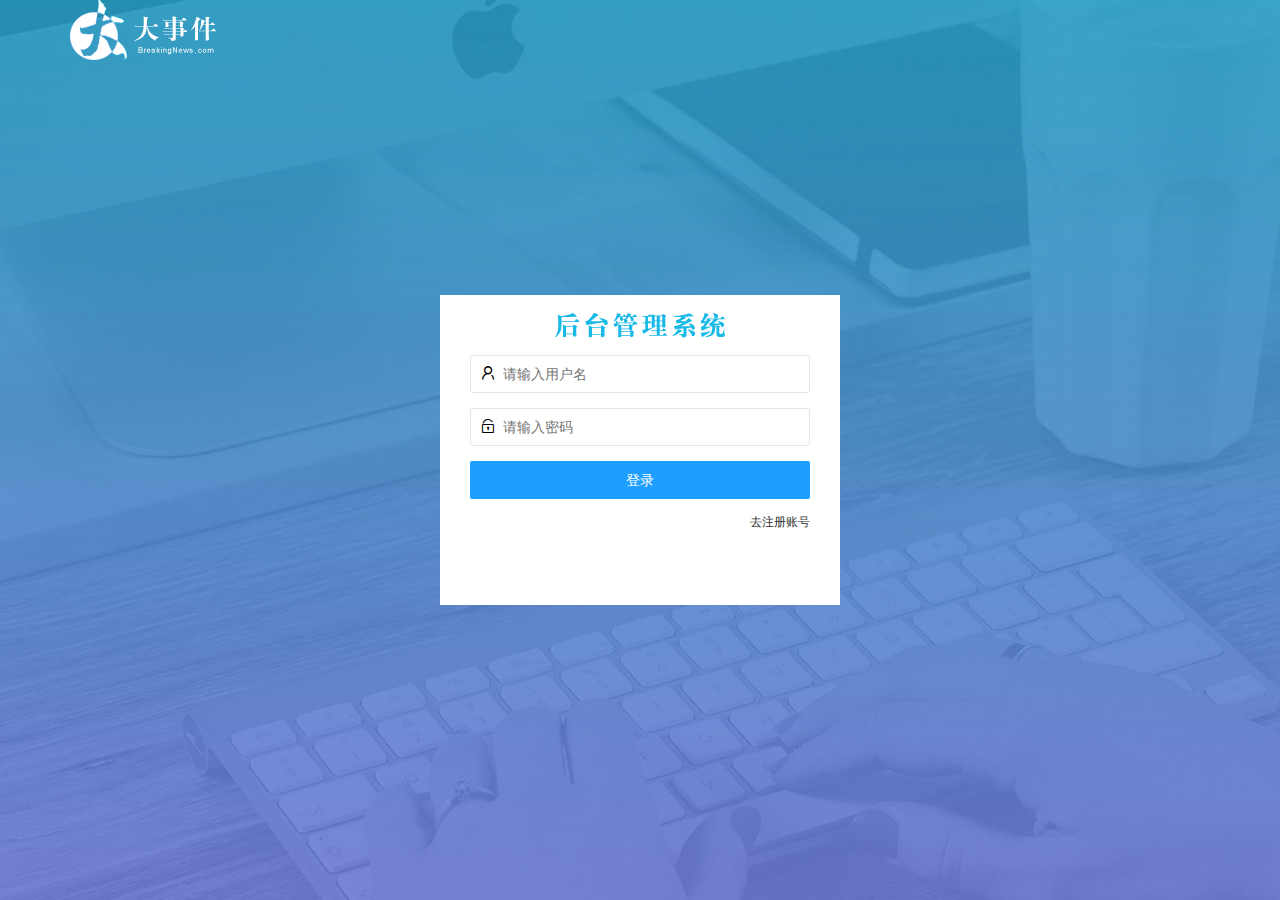
<file: login.html>
<!DOCTYPE html>
<html lang="en">
<head>
    <meta charset="UTF-8">
    <meta http-equiv="X-UA-Compatible" content="IE=edge">
    <meta name="viewport" content="width=device-width, initial-scale=1.0">
    <title>大事件-登录/注册</title>
    <!-- 导入 LayUI 的样式 -->
    <link rel="stylesheet" href="./assets/lib/layui/css/layui.css">
    <!-- 导入自己的样式 -->
    <link rel="stylesheet" href="./assets/css/mylogin.css">
</head>
<body>
    <!-- 头部的 logo 区域 -->
    <div class="layui-main">
        <img src="./assets/images/logo.png" alt="">
    </div>




    <!-- 登录注册区域 -->
    <div class="loginAndRegBox">
        <div class="title-box"></div>
        <!-- 登录的 div -->
        <div class="login-box">
            <!-- 登录的表单 -->
            <form class="layui-form" id="form_login">
                <!-- 用户名 -->
                <div class="layui-form-item">
                    <i class="layui-icon layui-icon-username"></i>
                    <input type="text" name="username" required
                    lay-verify="required" placeholder="请输入用户名" 
                    autocomplete="off" class="layui-input" />
                </div>

                <!-- 密码 -->
                <div class="layui-form-item">
                    <i class="layui-icon layui-icon-password"></i>
                    <input type="password" name="password" required
                    lay-verify="required|pwd" placeholder="请输入密码" 
                    autocomplete="off" class="layui-input" />
                </div>

                <!-- 登录按钮 -->
                <div class="layui-form-item">
                    <!-- 注意: 表单提交按钮和普通按钮的区别,就是 lay-submit 属性 -->
                    <button class="layui-btn layui-btn-fluid layui-btn-normal" lay-submit>
                    登录</button>
                </div>

                <div class="layui-form-item zhuce">
                    <a href="javascript:;" id="link_reg" >去注册账号</a>
                </div>
            </form>
        </div>


        <!-- 注册的 div -->
        <div class="reg-box">
            <form class="layui-form" id="form_reg">
                <!-- 用户名 -->
                <div class="layui-form-item">
                    <i class="layui-icon layui-icon-username"></i>
                    <input type="text" name="username" required
                    lay-verify="required" placeholder="请输入用户名" 
                    autocomplete="off" class="layui-input" />
                </div>

                <!-- 密码 -->
                <div class="layui-form-item">
                    <i class="layui-icon layui-icon-password"></i>
                    <input type="password" name="password" required
                    lay-verify="required|pwd" placeholder="请输入密码" 
                    autocomplete="off" class="layui-input" />
                </div>

                <!-- 确认密码 -->
                <div class="layui-form-item">
                    <i class="layui-icon layui-icon-password"></i>
                    <input type="password" name="repassword" required
                    lay-verify="required|pwd|repwd" placeholder="再次确认密码" 
                    autocomplete="off" class="layui-input" />
                </div>

                <!-- 注册按钮 -->
                <div class="layui-form-item">
                    <!-- 注意: 表单提交按钮和普通按钮的区别,就是 lay-submit 属性 -->
                    <button class="layui-btn layui-btn-fluid layui-btn-normal" 
                    lay-submit>注册</button>
                </div>

                <div class="layui-form-item zhuce">
                    <a href="javascript:;" id="link_login">去登录</a>
                </div>
            </form> 
        </div>
    </div>
</body>
</html>
<!-- 导入 Layui 的 JS文件 -->
<script src="./assets/lib/layui/layui.all.js"></script>
<!-- 导入 jQuery -->
<script src="./assets/lib/jquery.js"></script>
<!-- 导入自己封装的 baseAPI.js -->
<!-- <script src="./assets/js/baseAPI.js"></script> -->
<!-- 导入自己的 Javascript 脚本 -->
<script src="./assets/js/mylogin.js"></script>
</file>
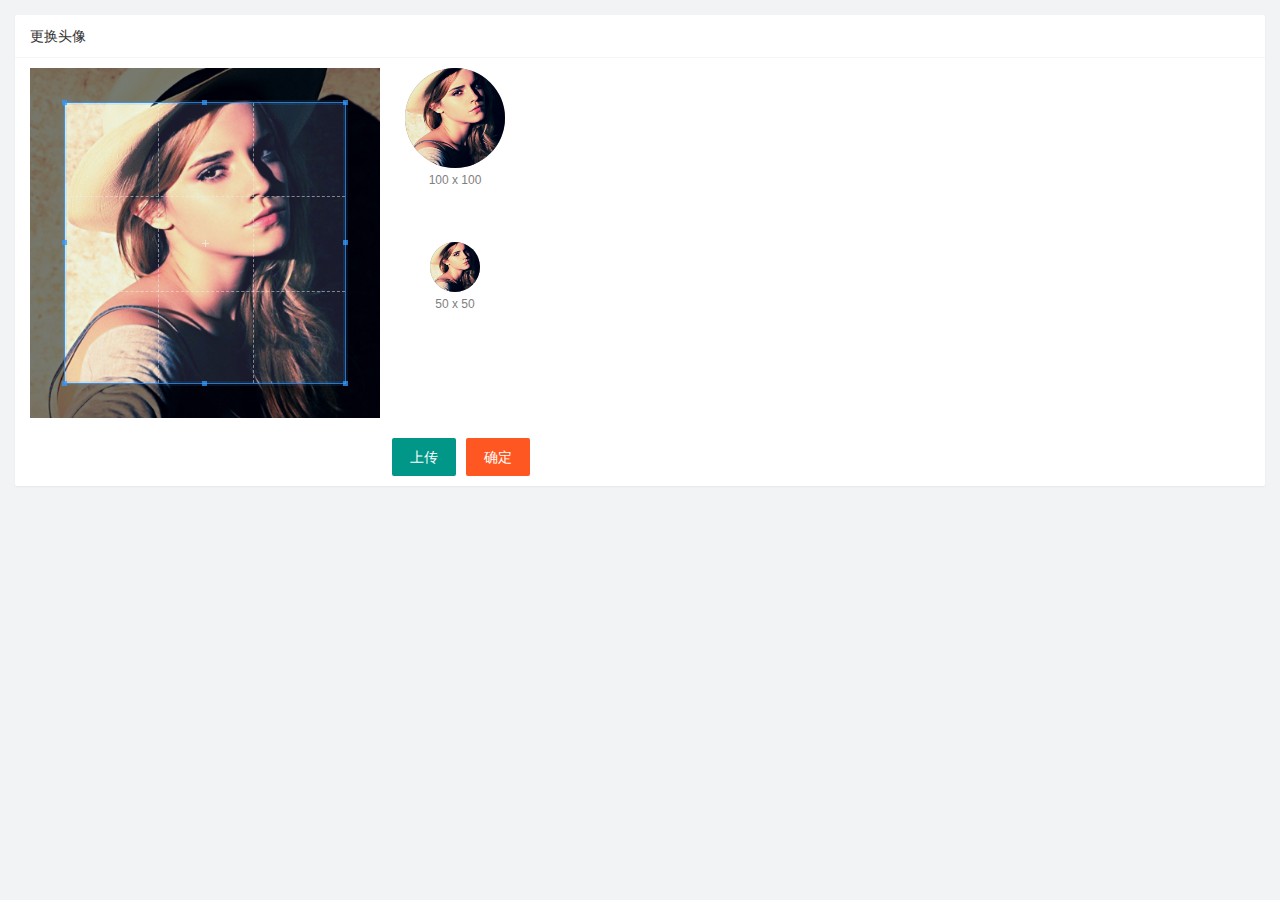
<file: user_avatar.html>
<!DOCTYPE html>
<html lang="en">
<head>
    <meta charset="UTF-8">
    <meta http-equiv="X-UA-Compatible" content="IE=edge">
    <meta name="viewport" content="width=device-width, initial-scale=1.0">
    <title>Document</title>
    <!-- 导入 layui 的样式 -->
    <link rel="stylesheet" href="./assets/lib/layui/css/layui.css">

    <link rel="stylesheet" href="./assets/lib/cropper/cropper.css">
    <!-- 导入自己的样式 -->
    <link rel="stylesheet" href="./assets/css/user_avatar.css">

</head>
<body>
    <!-- 更换头像卡片区域 -->
    <div class="layui-card">
        <div class="layui-card-header">更换头像</div>
        <div class="layui-card-body">
            <!-- 第一行的图片裁剪和预览区域 -->
            <div class="row1">
                <!-- 图片的裁剪区域 -->
                <div class="cropper-box">
                    <!-- 这个img 标签很重要，将来会把它初始化为裁剪区域 -->
                    <img id="image" src="./assets/images/sample.jpg" alt="">
                </div>
                <!-- 图片的预览区域 -->
                <div class="preview-box">
                    <div>
                        <!-- 宽高为 100 的预览区域 -->
                        <div class="img-preview w100"></div>
                        <p class="size">100 x 100</p>
                    </div>
                    <div>
                        <!-- 宽高为 50 的预览区域 -->
                        <div class="img-preview w50"></div>
                        <p class="size">50 x 50</p>
                    </div>
                </div>
            </div>


            <!-- 第二行的按钮区域 -->
            <div class="row2">
                <!-- 通过 accept 属性，可以指定用户选择什么类型的文件 -->
                <input type="file" id="file" accept="image/png, image/jpeg" />
                <button type="button" class="layui-btn" id="btnChooseImage">上传</button>
                <button type="button" class="layui-btn layui-btn-danger" id="btnUpload">确定</button>
              </div>
        </div>
    </div>
</body>
</html>
<!-- 导入 jQuery -->
<script src="./assets/lib/layui/layui.all.js"></script>
<script src="./assets/lib/jquery.js"></script>
<script src="./assets/lib/cropper/Cropper.js"></script>
<script src="./assets/lib/cropper/jquery-cropper.js"></script>
<!-- 导入自己的 js -->
<script src="./assets/js/baseAPI.js"></script>
<script src="./assets/js/user_avatar.js"></script>
</file>
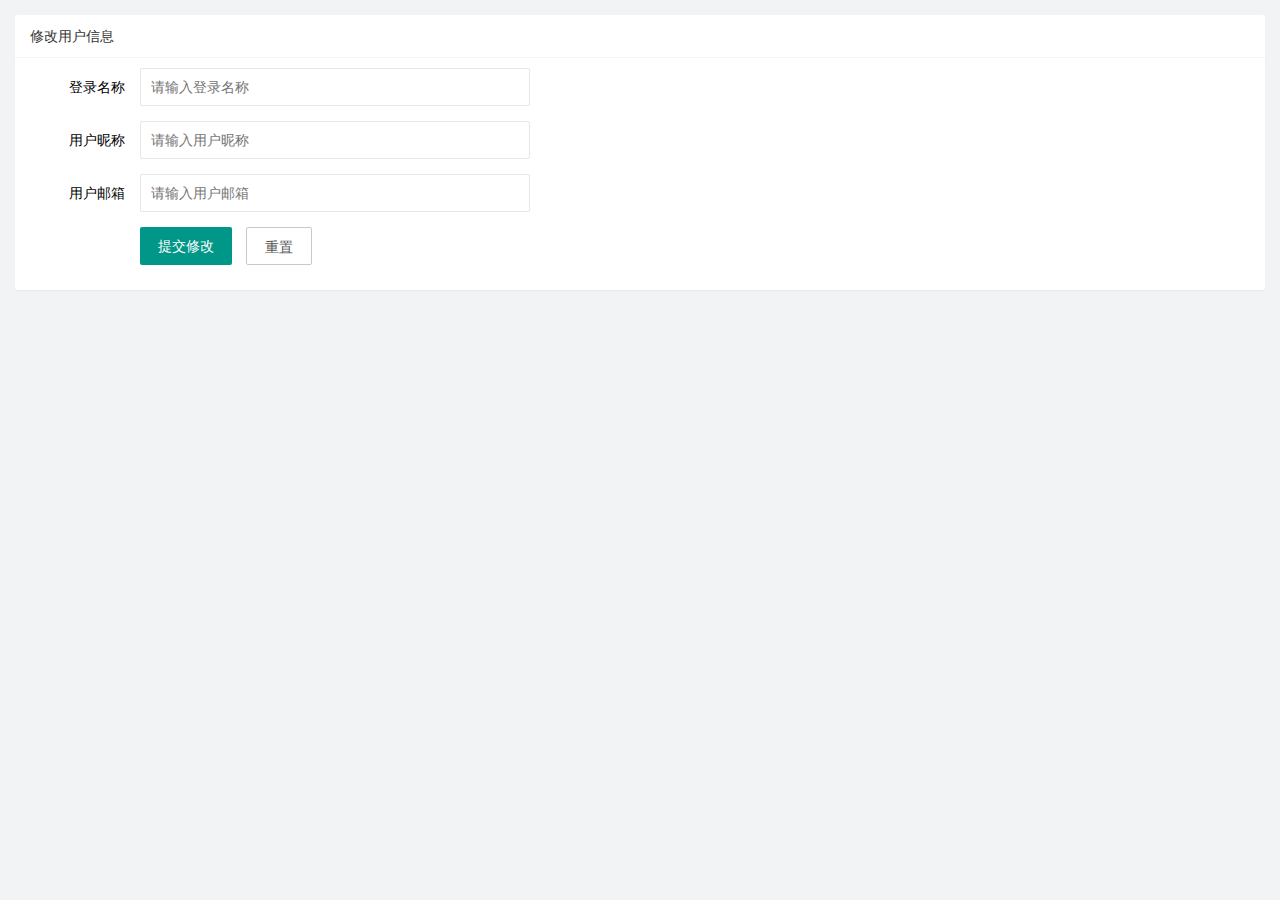
<file: user_info.html>
<!DOCTYPE html>
<html lang="en">
<head>
    <meta charset="UTF-8">
    <meta http-equiv="X-UA-Compatible" content="IE=edge">
    <meta name="viewport" content="width=device-width, initial-scale=1.0">
    <title>Document</title>
    <!-- 导入 layui 的样式 -->
    <link rel="stylesheet" href="./assets/lib/layui/css/layui.css">
    <!-- 导入自己的样式 -->
    <link rel="stylesheet" href="./assets/css/user_info.css">
</head>
<body>
    <!-- 用户信息卡片区域 -->
    <div class="layui-card">
        <div class="layui-card-header">修改用户信息</div>
        <div class="layui-card-body">
            <!-- form表单区域 -->
            <form action="" class="layui-form" lay-filter="formUserInfo">
                <!-- 这是隐藏域 -->
                <input type="hidden" name="id" value="" />
                <div class="layui-form-item">
                    <label for="" class="layui-form-label">登录名称</label>
                    <div class="layui-input-block">
                        <input type="text" name="username" required lay-verify="required"
                        placeholder="请输入登录名称" autocomplete="off" class="layui-input" />
                    </div>
                </div>

                <div class="layui-form-item">
                    <label for="" class="layui-form-label">用户昵称</label>
                    <div class="layui-input-block">
                        <input type="text" name="nickname" required lay-verify="required|nickname"
                        placeholder="请输入用户昵称" autocomplete="off" class="layui-input" />
                    </div>
                </div>

                <div class="layui-form-item">
                    <label for="" class="layui-form-label">用户邮箱</label>
                    <div class="layui-input-block">
                        <input type="text" name="email" required lay-verify="required|email"
                        placeholder="请输入用户邮箱" autocomplete="off" class="layui-input" />
                    </div>
                </div>

                <div class="layui-form-item">
                    <div class="layui-input-block">
                        <button class="layui-btn" lay-submit lay-filter="formDemo">提交修改</button>
                        <button class="layui-btn layui-btn-primary" type="reset" id="btnReset">重置</button>
                    </div>
                </div>
            </form>
        </div>
    </div>
</body>
</html>
<!-- 导入 layui 的js -->
<script src="./assets/lib/layui/layui.all.js"></script>
<!-- 导入 jQuery -->
<script src="./assets/lib/jquery.js"></script>
<!-- 导入自己的 js -->
<script src="./assets/js/baseAPI.js"></script>
<script src="./assets/js/user_info.js"></script>
</file>
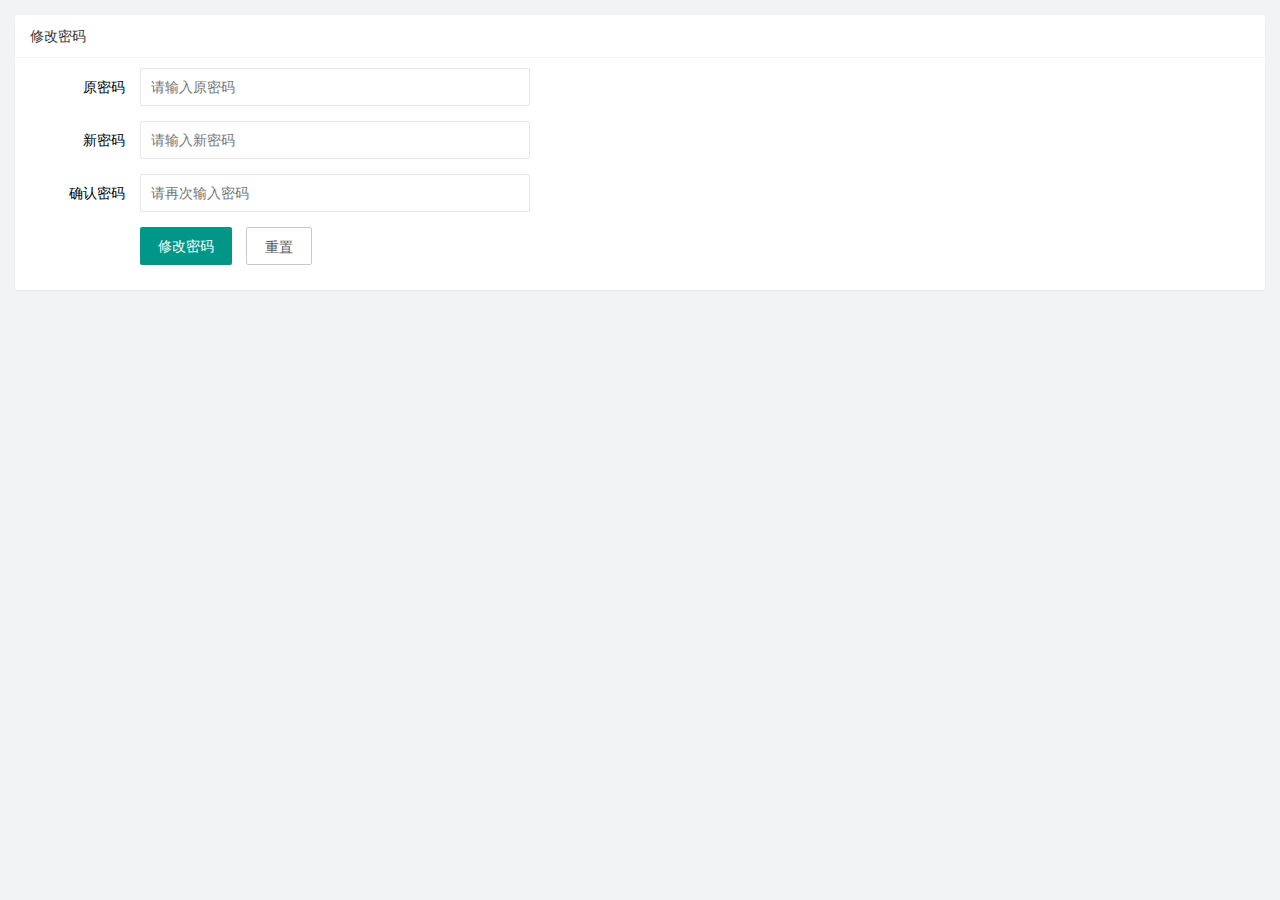
<file: user_pwd.html>
<!DOCTYPE html>
<html lang="en">
<head>
    <meta charset="UTF-8">
    <meta http-equiv="X-UA-Compatible" content="IE=edge">
    <meta name="viewport" content="width=device-width, initial-scale=1.0">
    <title>Document</title>
    <link rel="stylesheet" href="./assets/lib/layui/css/layui.css">
    <link rel="stylesheet" href="./assets/css/user_pwd.css">
</head>
<body>
    <!-- 修改密码卡片区域 -->
    <div class="layui-card">
        <div class="layui-card-header">修改密码</div>
        <div class="layui-card-body">
            <!-- form表单区域 -->
            <form action="" class="layui-form" lay-filter="formUserInfo">
                <div class="layui-form-item">
                    <label for="" class="layui-form-label">原密码</label>
                    <div class="layui-input-block">
                        <input type="password" name="oldPwd" required lay-verify="required|pwd"
                        placeholder="请输入原密码" autocomplete="off" class="layui-input" />
                    </div>
                </div>

                <div class="layui-form-item">
                    <label for="" class="layui-form-label">新密码</label>
                    <div class="layui-input-block">
                        <input type="password" name="newPwd" required lay-verify="required|pwd|samePwd"
                        placeholder="请输入新密码" autocomplete="off" class="layui-input" />
                    </div>
                </div>

                <div class="layui-form-item">
                    <label for="" class="layui-form-label">确认密码</label>
                    <div class="layui-input-block">
                        <input type="password" name="rePwd" required lay-verify="required|pwd|rePwd"
                        placeholder="请再次输入密码" autocomplete="off" class="layui-input" />
                    </div>
                </div>

                <div class="layui-form-item">
                    <div class="layui-input-block">
                        <button class="layui-btn" lay-submit lay-filter="formDemo">修改密码</button>
                        <button class="layui-btn layui-btn-primary" type="reset" id="btnReset">重置</button>
                    </div>
                </div>
            </form>
        </div>
    </div>

</body>
</html>
<!-- 导入 layui 的js -->
<script src="./assets/lib/layui/layui.all.js"></script>
<!-- 导入 jQuery -->
<script src="./assets/lib/jquery.js"></script>
<!-- 导入自己的 js -->
<script src="./assets/js/baseAPI.js"></script>
<script src="./assets/js/user_pwd.js"></script>
</file>
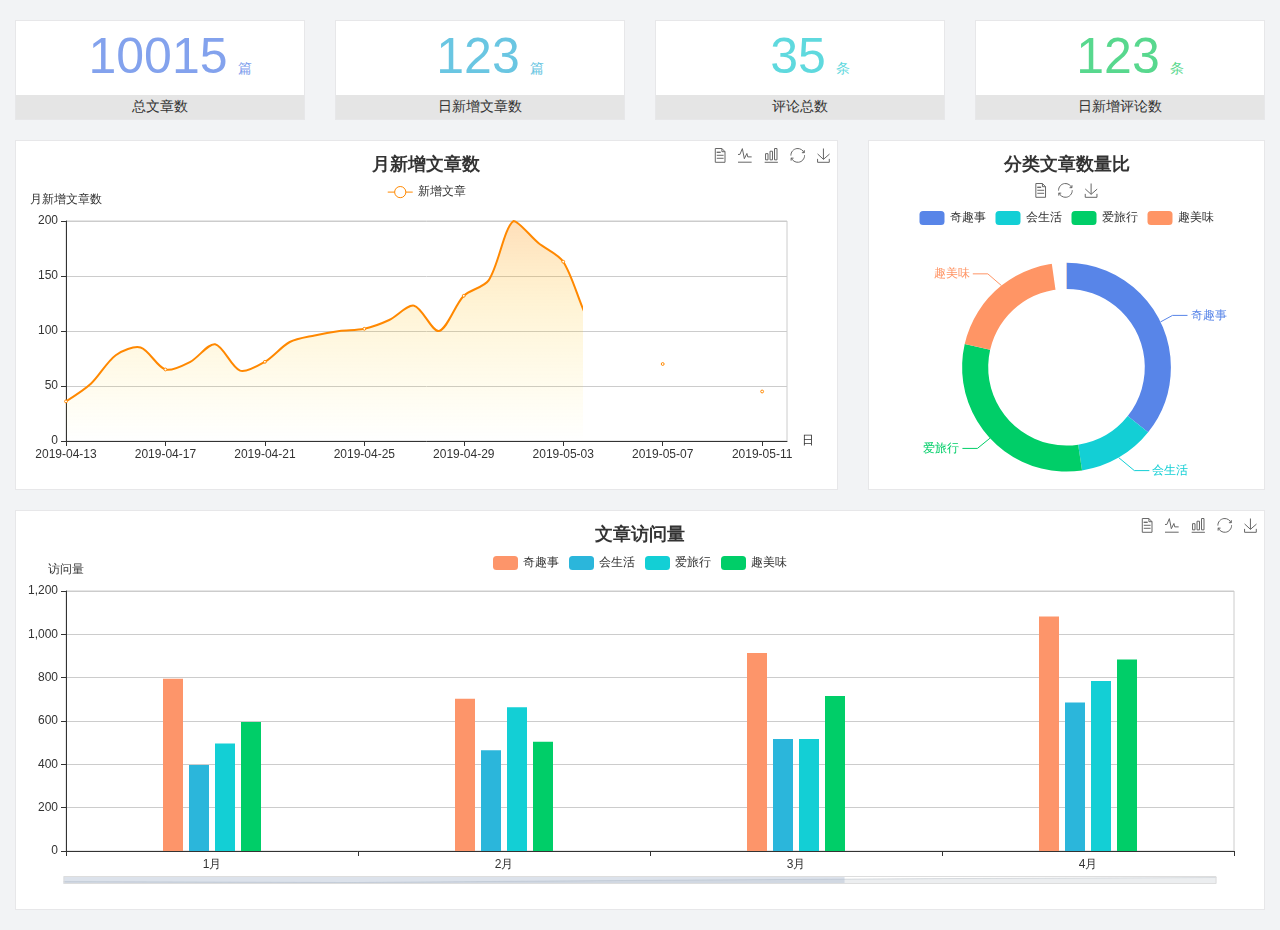
<file: home/dashboard.html>
<!DOCTYPE html>
<html lang="en">

<head>
  <meta charset="UTF-8">
  <meta name="viewport" content="width=device-width, initial-scale=1.0">
  <meta http-equiv="X-UA-Compatible" content="ie=edge">
  <title>图表统计</title>
  <link rel="stylesheet" href="../assets/lib/bootstrap.css" />
  <link rel="stylesheet" href="../assets/lib/main.css" />
  <script src="../assets/lib/jquery.js"></script>
  <script type="text/javascript" src="../assets/lib/echarts.min.js"></script>
</head>

<body>
  <div class="container-fluid">
    <div class="row spannel_list">
      <div class="col-sm-3 col-xs-6">
        <div class="spannel">
          <em>10015</em><span>篇</span>
          <b>总文章数</b>
        </div>
      </div>
      <div class="col-sm-3 col-xs-6">
        <div class="spannel scolor01">
          <em>123</em><span>篇</span>
          <b>日新增文章数</b>
        </div>
      </div>
      <div class="col-sm-3 col-xs-6">
        <div class="spannel scolor02">
          <em>35</em><span>条</span>
          <b>评论总数</b>
        </div>
      </div>
      <div class="col-sm-3 col-xs-6">
        <div class="spannel scolor03">
          <em>123</em><span>条</span>
          <b>日新增评论数</b>
        </div>
      </div>
    </div>
  </div>

  <div class="container-fluid">
    <div class="row curve-pie">
      <div class="col-lg-8 col-md-8">
        <div class="gragh_pannel" id="curve_show"></div>
      </div>
      <div class="col-lg-4 col-md-4">
        <div class="gragh_pannel" id="pie_show"></div>
      </div>
    </div>
  </div>

  <div class="container-fluid">
    <div class="column_pannel" id="column_show"></div>
  </div>

  <script>
    var oChart = echarts.init(document.getElementById('curve_show'));
    var aList_all = [
      { 'count': 36, 'date': '2019-04-13' },
      { 'count': 52, 'date': '2019-04-14' },
      { 'count': 78, 'date': '2019-04-15' },
      { 'count': 85, 'date': '2019-04-16' },
      { 'count': 65, 'date': '2019-04-17' },
      { 'count': 72, 'date': '2019-04-18' },
      { 'count': 88, 'date': '2019-04-19' },
      { 'count': 64, 'date': '2019-04-20' },
      { 'count': 72, 'date': '2019-04-21' },
      { 'count': 90, 'date': '2019-04-22' },
      { 'count': 96, 'date': '2019-04-23' },
      { 'count': 100, 'date': '2019-04-24' },
      { 'count': 102, 'date': '2019-04-25' },
      { 'count': 110, 'date': '2019-04-26' },
      { 'count': 123, 'date': '2019-04-27' },
      { 'count': 100, 'date': '2019-04-28' },
      { 'count': 132, 'date': '2019-04-29' },
      { 'count': 146, 'date': '2019-04-30' },
      { 'count': 200, 'date': '2019-05-01' },
      { 'count': 180, 'date': '2019-05-02' },
      { 'count': 163, 'date': '2019-05-03' },
      { 'count': 110, 'date': '2019-05-04' },
      { 'count': 80, 'date': '2019-05-05' },
      { 'count': 82, 'date': '2019-05-06' },
      { 'count': 70, 'date': '2019-05-07' },
      { 'count': 65, 'date': '2019-05-08' },
      { 'count': 54, 'date': '2019-05-09' },
      { 'count': 40, 'date': '2019-05-10' },
      { 'count': 45, 'date': '2019-05-11' },
      { 'count': 38, 'date': '2019-05-12' },
    ];

    let aCount = [];
    let aDate = [];

    for (var i = 0; i < aList_all.length; i++) {
      aCount.push(aList_all[i].count);
      aDate.push(aList_all[i].date);
    }

    var chartopt = {
      title: {
        text: '月新增文章数',
        left: 'center',
        top: '10'
      },
      tooltip: {
        trigger: 'axis'
      },
      legend: {
        data: ['新增文章'],
        top: '40'
      },
      toolbox: {
        show: true,
        feature: {
          mark: { show: true },
          dataView: { show: true, readOnly: false },
          magicType: { show: true, type: ['line', 'bar'] },
          restore: { show: true },
          saveAsImage: { show: true }
        }
      },
      calculable: true,
      xAxis: [
        {
          name: '日',
          type: 'category',
          boundaryGap: false,
          data: aDate
        }
      ],
      yAxis: [
        {
          name: '月新增文章数',
          type: 'value'
        }
      ],
      series: [
        {
          name: '新增文章',
          type: 'line',
          smooth: true,
          itemStyle: { normal: { areaStyle: { type: 'default' }, color: '#f80' }, lineStyle: { color: '#f80' } },
          data: aCount
        }],
      areaStyle: {
        normal: {
          color: new echarts.graphic.LinearGradient(0, 0, 0, 1, [{
            offset: 0,
            color: 'rgba(255,136,0,0.39)'
          }, {
            offset: .34,
            color: 'rgba(255,180,0,0.25)'
          }, {
            offset: 1,
            color: 'rgba(255,222,0,0.00)'
          }])

        }
      },
      grid: {
        show: true,
        x: 50,
        x2: 50,
        y: 80,
        height: 220
      }
    };

    oChart.setOption(chartopt);


    var oPie = echarts.init(document.getElementById('pie_show'));
    var oPieopt =
    {
      title: {
        top: 10,
        text: '分类文章数量比',
        x: 'center'
      },
      tooltip: {
        trigger: 'item',
        formatter: "{a} <br/>{b} : {c} ({d}%)"
      },
      color: ['#5885e8', '#13cfd5', '#00ce68', '#ff9565'],
      legend: {
        x: 'center',
        top: 65,
        data: ['奇趣事', '会生活', '爱旅行', '趣美味']
      },
      toolbox: {
        show: true,
        x: 'center',
        top: 35,
        feature: {
          mark: { show: true },
          dataView: { show: true, readOnly: false },
          magicType: {
            show: true,
            type: ['pie', 'funnel'],
            option: {
              funnel: {
                x: '25%',
                width: '50%',
                funnelAlign: 'left',
                max: 1548
              }
            }
          },
          restore: { show: true },
          saveAsImage: { show: true }
        }
      },
      calculable: true,
      series: [
        {
          name: '访问来源',
          type: 'pie',
          radius: ['45%', '60%'],
          center: ['50%', '65%'],
          data: [
            { value: 300, name: '奇趣事' },
            { value: 100, name: '会生活' },
            { value: 260, name: '爱旅行' },
            { value: 180, name: '趣美味' }
          ]
        }
      ]
    };
    oPie.setOption(oPieopt);



    var oColumn = this.echarts.init(document.getElementById('column_show'));
    var oColumnopt =
    {
      title: {
        text: '文章访问量',
        left: 'center',
        top: '10'
      },
      tooltip: {
        trigger: 'axis'
      },
      legend: {
        data: ['奇趣事', '会生活', '爱旅行', '趣美味'],
        top: '40'
      },
      toolbox: {
        show: true,
        feature: {
          mark: { show: true },
          dataView: { show: true, readOnly: false },
          magicType: { show: true, type: ['line', 'bar'] },
          restore: { show: true },
          saveAsImage: { show: true }
        }
      },
      calculable: true,
      xAxis: [
        {
          type: 'category',
          data: ['1月', '2月', '3月', '4月', '5月']
        }
      ],
      yAxis: [
        {
          name: '访问量',
          type: 'value'
        }
      ],
      series: [
        {
          name: '奇趣事',
          type: 'bar',
          barWidth: 20,
          itemStyle: {
            normal: { areaStyle: { type: 'default' }, color: '#fd956a' }
          },
          data: [800, 708, 920, 1090, 1200]
        },
        {
          name: '会生活',
          type: 'bar',
          barWidth: 20,
          itemStyle: {
            normal: { areaStyle: { type: 'default' }, color: '#2bb6db' }
          },
          data: [400, 468, 520, 690, 800]
        },
        {
          name: '爱旅行',
          type: 'bar',
          barWidth: 20,
          itemStyle: {
            normal: { areaStyle: { type: 'default' }, color: '#13cfd5' }
          },
          data: [500, 668, 520, 790, 900]
        },
        {
          name: '趣美味',
          type: 'bar',
          barWidth: 20,
          itemStyle: {
            normal: { areaStyle: { type: 'default' }, color: '#00ce68' }
          },
          data: [600, 508, 720, 890, 1000]
        }
      ],
      grid: {
        show: true,
        x: 50,
        x2: 30,
        y: 80,
        height: 260
      },
      dataZoom: [//给x轴设置滚动条
        {
          start: 0,//默认为0
          end: 100 - 1000 / 31,//默认为100
          type: 'slider',
          show: true,
          xAxisIndex: [0],
          handleSize: 0,//滑动条的 左右2个滑动条的大小
          height: 8,//组件高度
          left: 45, //左边的距离
          right: 50,//右边的距离
          bottom: 26,//右边的距离
          handleColor: '#ddd',//h滑动图标的颜色
          handleStyle: {
            borderColor: "#cacaca",
            borderWidth: "1",
            shadowBlur: 2,
            background: "#ddd",
            shadowColor: "#ddd",
          }
        }]
    };
    oColumn.setOption(oColumnopt);
  </script>
</body>

</html>
</file>
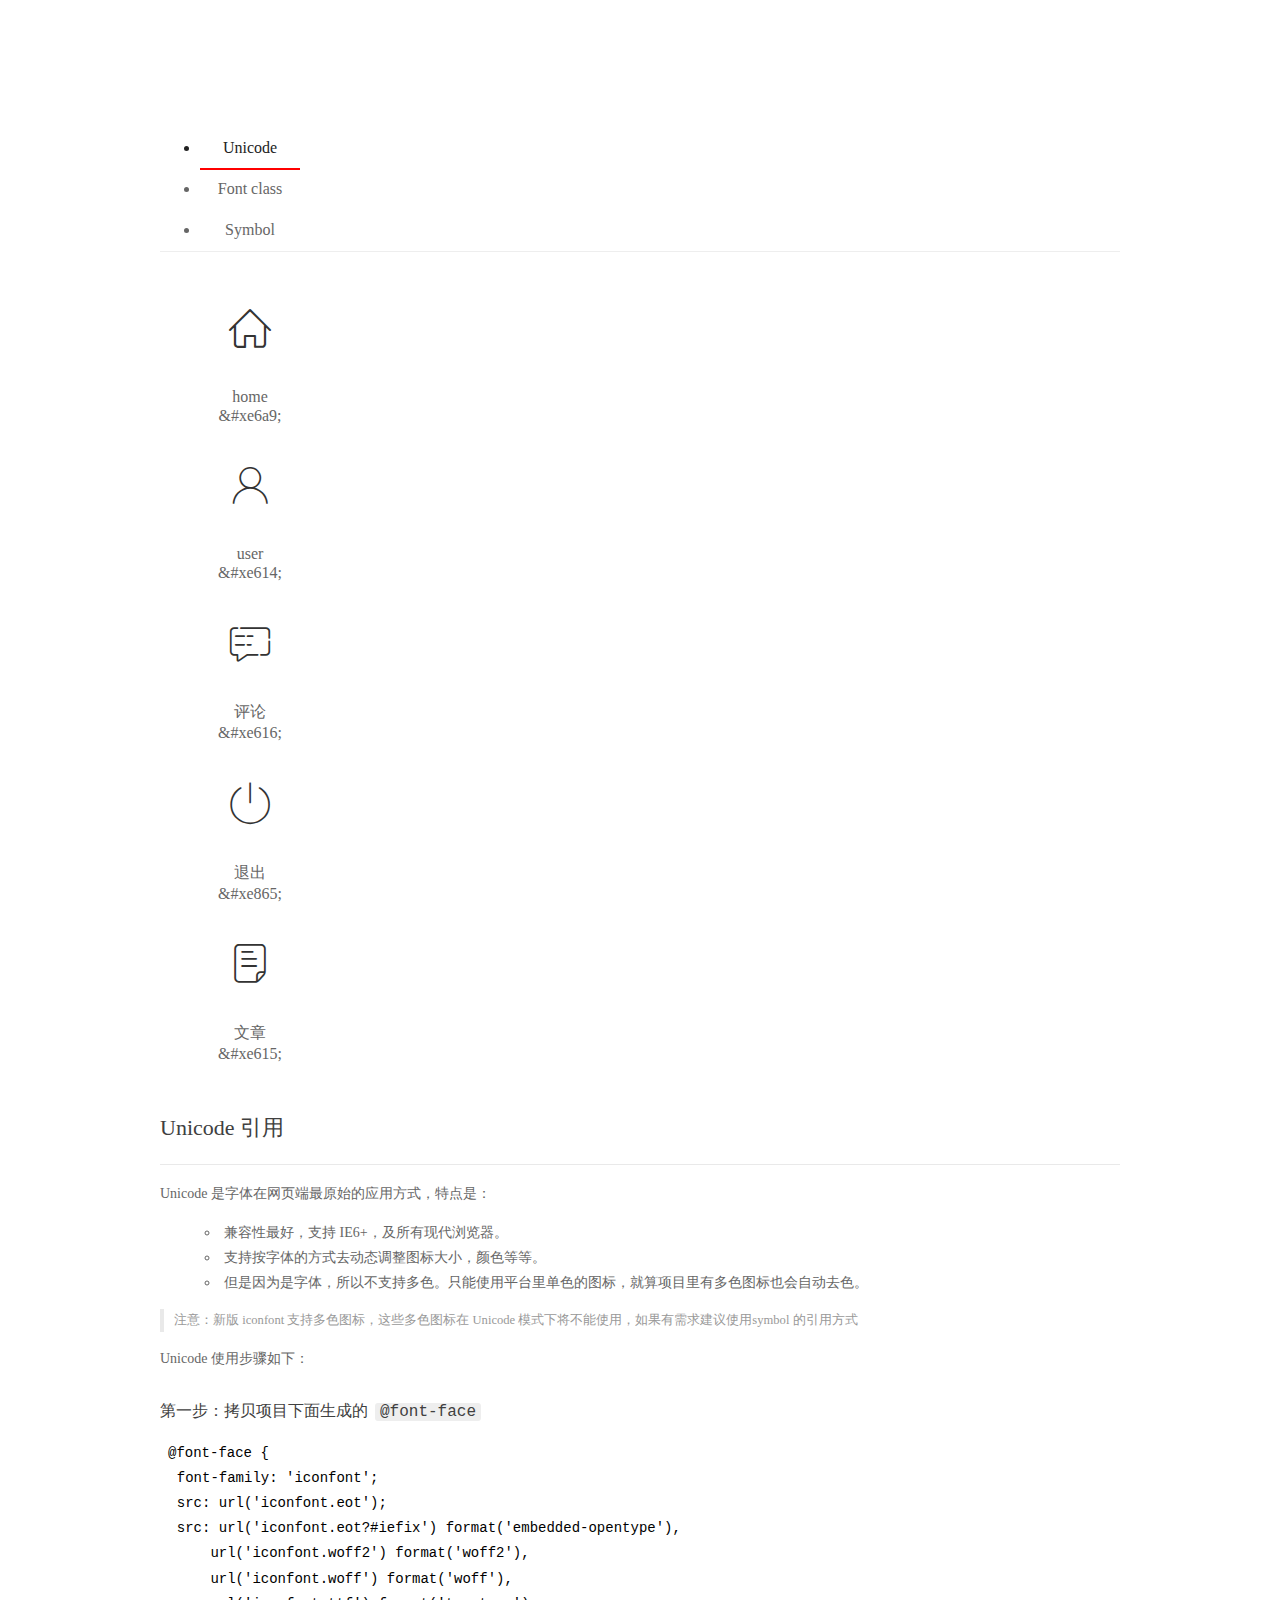
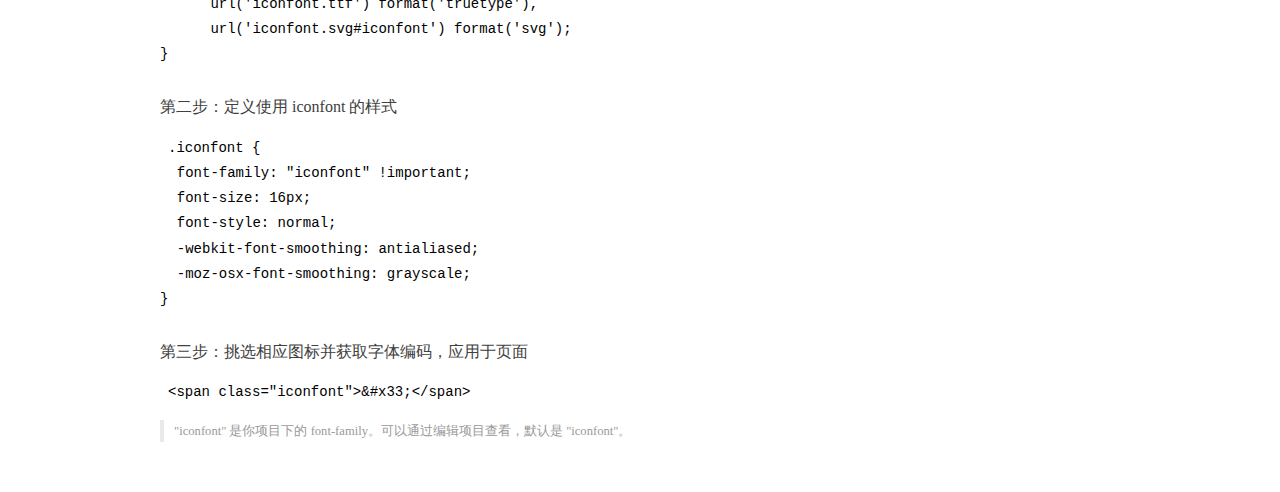
<file: assets/fonts/demo_index.html>
<!DOCTYPE html>
<html>
<head>
  <meta charset="utf-8"/>
  <title>IconFont Demo</title>
  <link rel="shortcut icon" href="https://gtms04.alicdn.com/tps/i4/TB1_oz6GVXXXXaFXpXXJDFnIXXX-64-64.ico" type="image/x-icon"/>
  <link rel="stylesheet" href="https://g.alicdn.com/thx/cube/1.3.2/cube.min.css">
  <link rel="stylesheet" href="demo.css">
  <link rel="stylesheet" href="iconfont.css">
  <script src="iconfont.js"></script>
  <!-- jQuery -->
  <script src="https://a1.alicdn.com/oss/uploads/2018/12/26/7bfddb60-08e8-11e9-9b04-53e73bb6408b.js"></script>
  <!-- 代码高亮 -->
  <script src="https://a1.alicdn.com/oss/uploads/2018/12/26/a3f714d0-08e6-11e9-8a15-ebf944d7534c.js"></script>
</head>
<body>
  <div class="main">
    <h1 class="logo"><a href="https://www.iconfont.cn/" title="iconfont 首页" target="_blank">&#xe86b;</a></h1>
    <div class="nav-tabs">
      <ul id="tabs" class="dib-box">
        <li class="dib active"><span>Unicode</span></li>
        <li class="dib"><span>Font class</span></li>
        <li class="dib"><span>Symbol</span></li>
      </ul>
      
    </div>
    <div class="tab-container">
      <div class="content unicode" style="display: block;">
          <ul class="icon_lists dib-box">
          
            <li class="dib">
              <span class="icon iconfont">&#xe6a9;</span>
                <div class="name">home</div>
                <div class="code-name">&amp;#xe6a9;</div>
              </li>
          
            <li class="dib">
              <span class="icon iconfont">&#xe614;</span>
                <div class="name">user</div>
                <div class="code-name">&amp;#xe614;</div>
              </li>
          
            <li class="dib">
              <span class="icon iconfont">&#xe616;</span>
                <div class="name">评论</div>
                <div class="code-name">&amp;#xe616;</div>
              </li>
          
            <li class="dib">
              <span class="icon iconfont">&#xe865;</span>
                <div class="name">退出</div>
                <div class="code-name">&amp;#xe865;</div>
              </li>
          
            <li class="dib">
              <span class="icon iconfont">&#xe615;</span>
                <div class="name">文章</div>
                <div class="code-name">&amp;#xe615;</div>
              </li>
          
          </ul>
          <div class="article markdown">
          <h2 id="unicode-">Unicode 引用</h2>
          <hr>

          <p>Unicode 是字体在网页端最原始的应用方式，特点是：</p>
          <ul>
            <li>兼容性最好，支持 IE6+，及所有现代浏览器。</li>
            <li>支持按字体的方式去动态调整图标大小，颜色等等。</li>
            <li>但是因为是字体，所以不支持多色。只能使用平台里单色的图标，就算项目里有多色图标也会自动去色。</li>
          </ul>
          <blockquote>
            <p>注意：新版 iconfont 支持多色图标，这些多色图标在 Unicode 模式下将不能使用，如果有需求建议使用symbol 的引用方式</p>
          </blockquote>
          <p>Unicode 使用步骤如下：</p>
          <h3 id="-font-face">第一步：拷贝项目下面生成的 <code>@font-face</code></h3>
<pre><code class="language-css"
>@font-face {
  font-family: 'iconfont';
  src: url('iconfont.eot');
  src: url('iconfont.eot?#iefix') format('embedded-opentype'),
      url('iconfont.woff2') format('woff2'),
      url('iconfont.woff') format('woff'),
      url('iconfont.ttf') format('truetype'),
      url('iconfont.svg#iconfont') format('svg');
}
</code></pre>
          <h3 id="-iconfont-">第二步：定义使用 iconfont 的样式</h3>
<pre><code class="language-css"
>.iconfont {
  font-family: "iconfont" !important;
  font-size: 16px;
  font-style: normal;
  -webkit-font-smoothing: antialiased;
  -moz-osx-font-smoothing: grayscale;
}
</code></pre>
          <h3 id="-">第三步：挑选相应图标并获取字体编码，应用于页面</h3>
<pre>
<code class="language-html"
>&lt;span class="iconfont"&gt;&amp;#x33;&lt;/span&gt;
</code></pre>
          <blockquote>
            <p>"iconfont" 是你项目下的 font-family。可以通过编辑项目查看，默认是 "iconfont"。</p>
          </blockquote>
          </div>
      </div>
      <div class="content font-class">
        <ul class="icon_lists dib-box">
          
          <li class="dib">
            <span class="icon iconfont icon-home"></span>
            <div class="name">
              home
            </div>
            <div class="code-name">.icon-home
            </div>
          </li>
          
          <li class="dib">
            <span class="icon iconfont icon-user"></span>
            <div class="name">
              user
            </div>
            <div class="code-name">.icon-user
            </div>
          </li>
          
          <li class="dib">
            <span class="icon iconfont icon-pinglun"></span>
            <div class="name">
              评论
            </div>
            <div class="code-name">.icon-pinglun
            </div>
          </li>
          
          <li class="dib">
            <span class="icon iconfont icon-tuichu"></span>
            <div class="name">
              退出
            </div>
            <div class="code-name">.icon-tuichu
            </div>
          </li>
          
          <li class="dib">
            <span class="icon iconfont icon-16"></span>
            <div class="name">
              文章
            </div>
            <div class="code-name">.icon-16
            </div>
          </li>
          
        </ul>
        <div class="article markdown">
        <h2 id="font-class-">font-class 引用</h2>
        <hr>

        <p>font-class 是 Unicode 使用方式的一种变种，主要是解决 Unicode 书写不直观，语意不明确的问题。</p>
        <p>与 Unicode 使用方式相比，具有如下特点：</p>
        <ul>
          <li>兼容性良好，支持 IE8+，及所有现代浏览器。</li>
          <li>相比于 Unicode 语意明确，书写更直观。可以很容易分辨这个 icon 是什么。</li>
          <li>因为使用 class 来定义图标，所以当要替换图标时，只需要修改 class 里面的 Unicode 引用。</li>
          <li>不过因为本质上还是使用的字体，所以多色图标还是不支持的。</li>
        </ul>
        <p>使用步骤如下：</p>
        <h3 id="-fontclass-">第一步：引入项目下面生成的 fontclass 代码：</h3>
<pre><code class="language-html">&lt;link rel="stylesheet" href="./iconfont.css"&gt;
</code></pre>
        <h3 id="-">第二步：挑选相应图标并获取类名，应用于页面：</h3>
<pre><code class="language-html">&lt;span class="iconfont icon-xxx"&gt;&lt;/span&gt;
</code></pre>
        <blockquote>
          <p>"
            iconfont" 是你项目下的 font-family。可以通过编辑项目查看，默认是 "iconfont"。</p>
        </blockquote>
      </div>
      </div>
      <div class="content symbol">
          <ul class="icon_lists dib-box">
          
            <li class="dib">
                <svg class="icon svg-icon" aria-hidden="true">
                  <use xlink:href="#icon-home"></use>
                </svg>
                <div class="name">home</div>
                <div class="code-name">#icon-home</div>
            </li>
          
            <li class="dib">
                <svg class="icon svg-icon" aria-hidden="true">
                  <use xlink:href="#icon-user"></use>
                </svg>
                <div class="name">user</div>
                <div class="code-name">#icon-user</div>
            </li>
          
            <li class="dib">
                <svg class="icon svg-icon" aria-hidden="true">
                  <use xlink:href="#icon-pinglun"></use>
                </svg>
                <div class="name">评论</div>
                <div class="code-name">#icon-pinglun</div>
            </li>
          
            <li class="dib">
                <svg class="icon svg-icon" aria-hidden="true">
                  <use xlink:href="#icon-tuichu"></use>
                </svg>
                <div class="name">退出</div>
                <div class="code-name">#icon-tuichu</div>
            </li>
          
            <li class="dib">
                <svg class="icon svg-icon" aria-hidden="true">
                  <use xlink:href="#icon-16"></use>
                </svg>
                <div class="name">文章</div>
                <div class="code-name">#icon-16</div>
            </li>
          
          </ul>
          <div class="article markdown">
          <h2 id="symbol-">Symbol 引用</h2>
          <hr>

          <p>这是一种全新的使用方式，应该说这才是未来的主流，也是平台目前推荐的用法。相关介绍可以参考这篇<a href="">文章</a>
            这种用法其实是做了一个 SVG 的集合，与另外两种相比具有如下特点：</p>
          <ul>
            <li>支持多色图标了，不再受单色限制。</li>
            <li>通过一些技巧，支持像字体那样，通过 <code>font-size</code>, <code>color</code> 来调整样式。</li>
            <li>兼容性较差，支持 IE9+，及现代浏览器。</li>
            <li>浏览器渲染 SVG 的性能一般，还不如 png。</li>
          </ul>
          <p>使用步骤如下：</p>
          <h3 id="-symbol-">第一步：引入项目下面生成的 symbol 代码：</h3>
<pre><code class="language-html">&lt;script src="./iconfont.js"&gt;&lt;/script&gt;
</code></pre>
          <h3 id="-css-">第二步：加入通用 CSS 代码（引入一次就行）：</h3>
<pre><code class="language-html">&lt;style&gt;
.icon {
  width: 1em;
  height: 1em;
  vertical-align: -0.15em;
  fill: currentColor;
  overflow: hidden;
}
&lt;/style&gt;
</code></pre>
          <h3 id="-">第三步：挑选相应图标并获取类名，应用于页面：</h3>
<pre><code class="language-html">&lt;svg class="icon" aria-hidden="true"&gt;
  &lt;use xlink:href="#icon-xxx"&gt;&lt;/use&gt;
&lt;/svg&gt;
</code></pre>
          </div>
      </div>

    </div>
  </div>
  <script>
  $(document).ready(function () {
      $('.tab-container .content:first').show()

      $('#tabs li').click(function (e) {
        var tabContent = $('.tab-container .content')
        var index = $(this).index()

        if ($(this).hasClass('active')) {
          return
        } else {
          $('#tabs li').removeClass('active')
          $(this).addClass('active')

          tabContent.hide().eq(index).fadeIn()
        }
      })
    })
  </script>
</body>
</html>
</file>
<file: assets/lib/layui/css/layui.css>
/** layui-v2.5.5 MIT License By https://www.layui.com */
 .layui-inline,img{display:inline-block;vertical-align:middle}h1,h2,h3,h4,h5,h6{font-weight:400}.layui-edge,.layui-header,.layui-inline,.layui-main{position:relative}.layui-body,.layui-edge,.layui-elip{overflow:hidden}.layui-btn,.layui-edge,.layui-inline,img{vertical-align:middle}.layui-btn,.layui-disabled,.layui-icon,.layui-unselect{-moz-user-select:none;-webkit-user-select:none;-ms-user-select:none}.layui-elip,.layui-form-checkbox span,.layui-form-pane .layui-form-label{text-overflow:ellipsis;white-space:nowrap}.layui-breadcrumb,.layui-tree-btnGroup{visibility:hidden}blockquote,body,button,dd,div,dl,dt,form,h1,h2,h3,h4,h5,h6,input,li,ol,p,pre,td,textarea,th,ul{margin:0;padding:0;-webkit-tap-highlight-color:rgba(0,0,0,0)}a:active,a:hover{outline:0}img{border:none}li{list-style:none}table{border-collapse:collapse;border-spacing:0}h4,h5,h6{font-size:100%}button,input,optgroup,option,select,textarea{font-family:inherit;font-size:inherit;font-style:inherit;font-weight:inherit;outline:0}pre{white-space:pre-wrap;white-space:-moz-pre-wrap;white-space:-pre-wrap;white-space:-o-pre-wrap;word-wrap:break-word}body{line-height:24px;font:14px Helvetica Neue,Helvetica,PingFang SC,Tahoma,Arial,sans-serif}hr{height:1px;margin:10px 0;border:0;clear:both}a{color:#333;text-decoration:none}a:hover{color:#777}a cite{font-style:normal;*cursor:pointer}.layui-border-box,.layui-border-box *{box-sizing:border-box}.layui-box,.layui-box *{box-sizing:content-box}.layui-clear{clear:both;*zoom:1}.layui-clear:after{content:'\20';clear:both;*zoom:1;display:block;height:0}.layui-inline{*display:inline;*zoom:1}.layui-edge{display:inline-block;width:0;height:0;border-width:6px;border-style:dashed;border-color:transparent}.layui-edge-top{top:-4px;border-bottom-color:#999;border-bottom-style:solid}.layui-edge-right{border-left-color:#999;border-left-style:solid}.layui-edge-bottom{top:2px;border-top-color:#999;border-top-style:solid}.layui-edge-left{border-right-color:#999;border-right-style:solid}.layui-disabled,.layui-disabled:hover{color:#d2d2d2!important;cursor:not-allowed!important}.layui-circle{border-radius:100%}.layui-show{display:block!important}.layui-hide{display:none!important}@font-face{font-family:layui-icon;src:url(../font/iconfont.eot?v=250);src:url(../font/iconfont.eot?v=250#iefix) format('embedded-opentype'),url(../font/iconfont.woff2?v=250) format('woff2'),url(../font/iconfont.woff?v=250) format('woff'),url(../font/iconfont.ttf?v=250) format('truetype'),url(../font/iconfont.svg?v=250#layui-icon) format('svg')}.layui-icon{font-family:layui-icon!important;font-size:16px;font-style:normal;-webkit-font-smoothing:antialiased;-moz-osx-font-smoothing:grayscale}.layui-icon-reply-fill:before{content:"\e611"}.layui-icon-set-fill:before{content:"\e614"}.layui-icon-menu-fill:before{content:"\e60f"}.layui-icon-search:before{content:"\e615"}.layui-icon-share:before{content:"\e641"}.layui-icon-set-sm:before{content:"\e620"}.layui-icon-engine:before{content:"\e628"}.layui-icon-close:before{content:"\1006"}.layui-icon-close-fill:before{content:"\1007"}.layui-icon-chart-screen:before{content:"\e629"}.layui-icon-star:before{content:"\e600"}.layui-icon-circle-dot:before{content:"\e617"}.layui-icon-chat:before{content:"\e606"}.layui-icon-release:before{content:"\e609"}.layui-icon-list:before{content:"\e60a"}.layui-icon-chart:before{content:"\e62c"}.layui-icon-ok-circle:before{content:"\1005"}.layui-icon-layim-theme:before{content:"\e61b"}.layui-icon-table:before{content:"\e62d"}.layui-icon-right:before{content:"\e602"}.layui-icon-left:before{content:"\e603"}.layui-icon-cart-simple:before{content:"\e698"}.layui-icon-face-cry:before{content:"\e69c"}.layui-icon-face-smile:before{content:"\e6af"}.layui-icon-survey:before{content:"\e6b2"}.layui-icon-tree:before{content:"\e62e"}.layui-icon-upload-circle:before{content:"\e62f"}.layui-icon-add-circle:before{content:"\e61f"}.layui-icon-download-circle:before{content:"\e601"}.layui-icon-templeate-1:before{content:"\e630"}.layui-icon-util:before{content:"\e631"}.layui-icon-face-surprised:before{content:"\e664"}.layui-icon-edit:before{content:"\e642"}.layui-icon-speaker:before{content:"\e645"}.layui-icon-down:before{content:"\e61a"}.layui-icon-file:before{content:"\e621"}.layui-icon-layouts:before{content:"\e632"}.layui-icon-rate-half:before{content:"\e6c9"}.layui-icon-add-circle-fine:before{content:"\e608"}.layui-icon-prev-circle:before{content:"\e633"}.layui-icon-read:before{content:"\e705"}.layui-icon-404:before{content:"\e61c"}.layui-icon-carousel:before{content:"\e634"}.layui-icon-help:before{content:"\e607"}.layui-icon-code-circle:before{content:"\e635"}.layui-icon-water:before{content:"\e636"}.layui-icon-username:before{content:"\e66f"}.layui-icon-find-fill:before{content:"\e670"}.layui-icon-about:before{content:"\e60b"}.layui-icon-location:before{content:"\e715"}.layui-icon-up:before{content:"\e619"}.layui-icon-pause:before{content:"\e651"}.layui-icon-date:before{content:"\e637"}.layui-icon-layim-uploadfile:before{content:"\e61d"}.layui-icon-delete:before{content:"\e640"}.layui-icon-play:before{content:"\e652"}.layui-icon-top:before{content:"\e604"}.layui-icon-friends:before{content:"\e612"}.layui-icon-refresh-3:before{content:"\e9aa"}.layui-icon-ok:before{content:"\e605"}.layui-icon-layer:before{content:"\e638"}.layui-icon-face-smile-fine:before{content:"\e60c"}.layui-icon-dollar:before{content:"\e659"}.layui-icon-group:before{content:"\e613"}.layui-icon-layim-download:before{content:"\e61e"}.layui-icon-picture-fine:before{content:"\e60d"}.layui-icon-link:before{content:"\e64c"}.layui-icon-diamond:before{content:"\e735"}.layui-icon-log:before{content:"\e60e"}.layui-icon-rate-solid:before{content:"\e67a"}.layui-icon-fonts-del:before{content:"\e64f"}.layui-icon-unlink:before{content:"\e64d"}.layui-icon-fonts-clear:before{content:"\e639"}.layui-icon-triangle-r:before{content:"\e623"}.layui-icon-circle:before{content:"\e63f"}.layui-icon-radio:before{content:"\e643"}.layui-icon-align-center:before{content:"\e647"}.layui-icon-align-right:before{content:"\e648"}.layui-icon-align-left:before{content:"\e649"}.layui-icon-loading-1:before{content:"\e63e"}.layui-icon-return:before{content:"\e65c"}.layui-icon-fonts-strong:before{content:"\e62b"}.layui-icon-upload:before{content:"\e67c"}.layui-icon-dialogue:before{content:"\e63a"}.layui-icon-video:before{content:"\e6ed"}.layui-icon-headset:before{content:"\e6fc"}.layui-icon-cellphone-fine:before{content:"\e63b"}.layui-icon-add-1:before{content:"\e654"}.layui-icon-face-smile-b:before{content:"\e650"}.layui-icon-fonts-html:before{content:"\e64b"}.layui-icon-form:before{content:"\e63c"}.layui-icon-cart:before{content:"\e657"}.layui-icon-camera-fill:before{content:"\e65d"}.layui-icon-tabs:before{content:"\e62a"}.layui-icon-fonts-code:before{content:"\e64e"}.layui-icon-fire:before{content:"\e756"}.layui-icon-set:before{content:"\e716"}.layui-icon-fonts-u:before{content:"\e646"}.layui-icon-triangle-d:before{content:"\e625"}.layui-icon-tips:before{content:"\e702"}.layui-icon-picture:before{content:"\e64a"}.layui-icon-more-vertical:before{content:"\e671"}.layui-icon-flag:before{content:"\e66c"}.layui-icon-loading:before{content:"\e63d"}.layui-icon-fonts-i:before{content:"\e644"}.layui-icon-refresh-1:before{content:"\e666"}.layui-icon-rmb:before{content:"\e65e"}.layui-icon-home:before{content:"\e68e"}.layui-icon-user:before{content:"\e770"}.layui-icon-notice:before{content:"\e667"}.layui-icon-login-weibo:before{content:"\e675"}.layui-icon-voice:before{content:"\e688"}.layui-icon-upload-drag:before{content:"\e681"}.layui-icon-login-qq:before{content:"\e676"}.layui-icon-snowflake:before{content:"\e6b1"}.layui-icon-file-b:before{content:"\e655"}.layui-icon-template:before{content:"\e663"}.layui-icon-auz:before{content:"\e672"}.layui-icon-console:before{content:"\e665"}.layui-icon-app:before{content:"\e653"}.layui-icon-prev:before{content:"\e65a"}.layui-icon-website:before{content:"\e7ae"}.layui-icon-next:before{content:"\e65b"}.layui-icon-component:before{content:"\e857"}.layui-icon-more:before{content:"\e65f"}.layui-icon-login-wechat:before{content:"\e677"}.layui-icon-shrink-right:before{content:"\e668"}.layui-icon-spread-left:before{content:"\e66b"}.layui-icon-camera:before{content:"\e660"}.layui-icon-note:before{content:"\e66e"}.layui-icon-refresh:before{content:"\e669"}.layui-icon-female:before{content:"\e661"}.layui-icon-male:before{content:"\e662"}.layui-icon-password:before{content:"\e673"}.layui-icon-senior:before{content:"\e674"}.layui-icon-theme:before{content:"\e66a"}.layui-icon-tread:before{content:"\e6c5"}.layui-icon-praise:before{content:"\e6c6"}.layui-icon-star-fill:before{content:"\e658"}.layui-icon-rate:before{content:"\e67b"}.layui-icon-template-1:before{content:"\e656"}.layui-icon-vercode:before{content:"\e679"}.layui-icon-cellphone:before{content:"\e678"}.layui-icon-screen-full:before{content:"\e622"}.layui-icon-screen-restore:before{content:"\e758"}.layui-icon-cols:before{content:"\e610"}.layui-icon-export:before{content:"\e67d"}.layui-icon-print:before{content:"\e66d"}.layui-icon-slider:before{content:"\e714"}.layui-icon-addition:before{content:"\e624"}.layui-icon-subtraction:before{content:"\e67e"}.layui-icon-service:before{content:"\e626"}.layui-icon-transfer:before{content:"\e691"}.layui-main{width:1140px;margin:0 auto}.layui-header{z-index:1000;height:60px}.layui-header a:hover{transition:all .5s;-webkit-transition:all .5s}.layui-side{position:fixed;left:0;top:0;bottom:0;z-index:999;width:200px;overflow-x:hidden}.layui-side-scroll{position:relative;width:220px;height:100%;overflow-x:hidden}.layui-body{position:absolute;left:200px;right:0;top:0;bottom:0;z-index:998;width:auto;overflow-y:auto;box-sizing:border-box}.layui-layout-body{overflow:hidden}.layui-layout-admin .layui-header{background-color:#23262E}.layui-layout-admin .layui-side{top:60px;width:200px;overflow-x:hidden}.layui-layout-admin .layui-body{position:fixed;top:60px;bottom:44px}.layui-layout-admin .layui-main{width:auto;margin:0 15px}.layui-layout-admin .layui-footer{position:fixed;left:200px;right:0;bottom:0;height:44px;line-height:44px;padding:0 15px;background-color:#eee}.layui-layout-admin .layui-logo{position:absolute;left:0;top:0;width:200px;height:100%;line-height:60px;text-align:center;color:#009688;font-size:16px}.layui-layout-admin .layui-header .layui-nav{background:0 0}.layui-layout-left{position:absolute!important;left:200px;top:0}.layui-layout-right{position:absolute!important;right:0;top:0}.layui-container{position:relative;margin:0 auto;padding:0 15px;box-sizing:border-box}.layui-fluid{position:relative;margin:0 auto;padding:0 15px}.layui-row:after,.layui-row:before{content:'';display:block;clear:both}.layui-col-lg1,.layui-col-lg10,.layui-col-lg11,.layui-col-lg12,.layui-col-lg2,.layui-col-lg3,.layui-col-lg4,.layui-col-lg5,.layui-col-lg6,.layui-col-lg7,.layui-col-lg8,.layui-col-lg9,.layui-col-md1,.layui-col-md10,.layui-col-md11,.layui-col-md12,.layui-col-md2,.layui-col-md3,.layui-col-md4,.layui-col-md5,.layui-col-md6,.layui-col-md7,.layui-col-md8,.layui-col-md9,.layui-col-sm1,.layui-col-sm10,.layui-col-sm11,.layui-col-sm12,.layui-col-sm2,.layui-col-sm3,.layui-col-sm4,.layui-col-sm5,.layui-col-sm6,.layui-col-sm7,.layui-col-sm8,.layui-col-sm9,.layui-col-xs1,.layui-col-xs10,.layui-col-xs11,.layui-col-xs12,.layui-col-xs2,.layui-col-xs3,.layui-col-xs4,.layui-col-xs5,.layui-col-xs6,.layui-col-xs7,.layui-col-xs8,.layui-col-xs9{position:relative;display:block;box-sizing:border-box}.layui-col-xs1,.layui-col-xs10,.layui-col-xs11,.layui-col-xs12,.layui-col-xs2,.layui-col-xs3,.layui-col-xs4,.layui-col-xs5,.layui-col-xs6,.layui-col-xs7,.layui-col-xs8,.layui-col-xs9{float:left}.layui-col-xs1{width:8.33333333%}.layui-col-xs2{width:16.66666667%}.layui-col-xs3{width:25%}.layui-col-xs4{width:33.33333333%}.layui-col-xs5{width:41.66666667%}.layui-col-xs6{width:50%}.layui-col-xs7{width:58.33333333%}.layui-col-xs8{width:66.66666667%}.layui-col-xs9{width:75%}.layui-col-xs10{width:83.33333333%}.layui-col-xs11{width:91.66666667%}.layui-col-xs12{width:100%}.layui-col-xs-offset1{margin-left:8.33333333%}.layui-col-xs-offset2{margin-left:16.66666667%}.layui-col-xs-offset3{margin-left:25%}.layui-col-xs-offset4{margin-left:33.33333333%}.layui-col-xs-offset5{margin-left:41.66666667%}.layui-col-xs-offset6{margin-left:50%}.layui-col-xs-offset7{margin-left:58.33333333%}.layui-col-xs-offset8{margin-left:66.66666667%}.layui-col-xs-offset9{margin-left:75%}.layui-col-xs-offset10{margin-left:83.33333333%}.layui-col-xs-offset11{margin-left:91.66666667%}.layui-col-xs-offset12{margin-left:100%}@media screen and (max-width:768px){.layui-hide-xs{display:none!important}.layui-show-xs-block{display:block!important}.layui-show-xs-inline{display:inline!important}.layui-show-xs-inline-block{display:inline-block!important}}@media screen and (min-width:768px){.layui-container{width:750px}.layui-hide-sm{display:none!important}.layui-show-sm-block{display:block!important}.layui-show-sm-inline{display:inline!important}.layui-show-sm-inline-block{display:inline-block!important}.layui-col-sm1,.layui-col-sm10,.layui-col-sm11,.layui-col-sm12,.layui-col-sm2,.layui-col-sm3,.layui-col-sm4,.layui-col-sm5,.layui-col-sm6,.layui-col-sm7,.layui-col-sm8,.layui-col-sm9{float:left}.layui-col-sm1{width:8.33333333%}.layui-col-sm2{width:16.66666667%}.layui-col-sm3{width:25%}.layui-col-sm4{width:33.33333333%}.layui-col-sm5{width:41.66666667%}.layui-col-sm6{width:50%}.layui-col-sm7{width:58.33333333%}.layui-col-sm8{width:66.66666667%}.layui-col-sm9{width:75%}.layui-col-sm10{width:83.33333333%}.layui-col-sm11{width:91.66666667%}.layui-col-sm12{width:100%}.layui-col-sm-offset1{margin-left:8.33333333%}.layui-col-sm-offset2{margin-left:16.66666667%}.layui-col-sm-offset3{margin-left:25%}.layui-col-sm-offset4{margin-left:33.33333333%}.layui-col-sm-offset5{margin-left:41.66666667%}.layui-col-sm-offset6{margin-left:50%}.layui-col-sm-offset7{margin-left:58.33333333%}.layui-col-sm-offset8{margin-left:66.66666667%}.layui-col-sm-offset9{margin-left:75%}.layui-col-sm-offset10{margin-left:83.33333333%}.layui-col-sm-offset11{margin-left:91.66666667%}.layui-col-sm-offset12{margin-left:100%}}@media screen and (min-width:992px){.layui-container{width:970px}.layui-hide-md{display:none!important}.layui-show-md-block{display:block!important}.layui-show-md-inline{display:inline!important}.layui-show-md-inline-block{display:inline-block!important}.layui-col-md1,.layui-col-md10,.layui-col-md11,.layui-col-md12,.layui-col-md2,.layui-col-md3,.layui-col-md4,.layui-col-md5,.layui-col-md6,.layui-col-md7,.layui-col-md8,.layui-col-md9{float:left}.layui-col-md1{width:8.33333333%}.layui-col-md2{width:16.66666667%}.layui-col-md3{width:25%}.layui-col-md4{width:33.33333333%}.layui-col-md5{width:41.66666667%}.layui-col-md6{width:50%}.layui-col-md7{width:58.33333333%}.layui-col-md8{width:66.66666667%}.layui-col-md9{width:75%}.layui-col-md10{width:83.33333333%}.layui-col-md11{width:91.66666667%}.layui-col-md12{width:100%}.layui-col-md-offset1{margin-left:8.33333333%}.layui-col-md-offset2{margin-left:16.66666667%}.layui-col-md-offset3{margin-left:25%}.layui-col-md-offset4{margin-left:33.33333333%}.layui-col-md-offset5{margin-left:41.66666667%}.layui-col-md-offset6{margin-left:50%}.layui-col-md-offset7{margin-left:58.33333333%}.layui-col-md-offset8{margin-left:66.66666667%}.layui-col-md-offset9{margin-left:75%}.layui-col-md-offset10{margin-left:83.33333333%}.layui-col-md-offset11{margin-left:91.66666667%}.layui-col-md-offset12{margin-left:100%}}@media screen and (min-width:1200px){.layui-container{width:1170px}.layui-hide-lg{display:none!important}.layui-show-lg-block{display:block!important}.layui-show-lg-inline{display:inline!important}.layui-show-lg-inline-block{display:inline-block!important}.layui-col-lg1,.layui-col-lg10,.layui-col-lg11,.layui-col-lg12,.layui-col-lg2,.layui-col-lg3,.layui-col-lg4,.layui-col-lg5,.layui-col-lg6,.layui-col-lg7,.layui-col-lg8,.layui-col-lg9{float:left}.layui-col-lg1{width:8.33333333%}.layui-col-lg2{width:16.66666667%}.layui-col-lg3{width:25%}.layui-col-lg4{width:33.33333333%}.layui-col-lg5{width:41.66666667%}.layui-col-lg6{width:50%}.layui-col-lg7{width:58.33333333%}.layui-col-lg8{width:66.66666667%}.layui-col-lg9{width:75%}.layui-col-lg10{width:83.33333333%}.layui-col-lg11{width:91.66666667%}.layui-col-lg12{width:100%}.layui-col-lg-offset1{margin-left:8.33333333%}.layui-col-lg-offset2{margin-left:16.66666667%}.layui-col-lg-offset3{margin-left:25%}.layui-col-lg-offset4{margin-left:33.33333333%}.layui-col-lg-offset5{margin-left:41.66666667%}.layui-col-lg-offset6{margin-left:50%}.layui-col-lg-offset7{margin-left:58.33333333%}.layui-col-lg-offset8{margin-left:66.66666667%}.layui-col-lg-offset9{margin-left:75%}.layui-col-lg-offset10{margin-left:83.33333333%}.layui-col-lg-offset11{margin-left:91.66666667%}.layui-col-lg-offset12{margin-left:100%}}.layui-col-space1{margin:-.5px}.layui-col-space1>*{padding:.5px}.layui-col-space3{margin:-1.5px}.layui-col-space3>*{padding:1.5px}.layui-col-space5{margin:-2.5px}.layui-col-space5>*{padding:2.5px}.layui-col-space8{margin:-3.5px}.layui-col-space8>*{padding:3.5px}.layui-col-space10{margin:-5px}.layui-col-space10>*{padding:5px}.layui-col-space12{margin:-6px}.layui-col-space12>*{padding:6px}.layui-col-space15{margin:-7.5px}.layui-col-space15>*{padding:7.5px}.layui-col-space18{margin:-9px}.layui-col-space18>*{padding:9px}.layui-col-space20{margin:-10px}.layui-col-space20>*{padding:10px}.layui-col-space22{margin:-11px}.layui-col-space22>*{padding:11px}.layui-col-space25{margin:-12.5px}.layui-col-space25>*{padding:12.5px}.layui-col-space30{margin:-15px}.layui-col-space30>*{padding:15px}.layui-btn,.layui-input,.layui-select,.layui-textarea,.layui-upload-button{outline:0;-webkit-appearance:none;transition:all .3s;-webkit-transition:all .3s;box-sizing:border-box}.layui-elem-quote{margin-bottom:10px;padding:15px;line-height:22px;border-left:5px solid #009688;border-radius:0 2px 2px 0;background-color:#f2f2f2}.layui-quote-nm{border-style:solid;border-width:1px 1px 1px 5px;background:0 0}.layui-elem-field{margin-bottom:10px;padding:0;border-width:1px;border-style:solid}.layui-elem-field legend{margin-left:20px;padding:0 10px;font-size:20px;font-weight:300}.layui-field-title{margin:10px 0 20px;border-width:1px 0 0}.layui-field-box{padding:10px 15px}.layui-field-title .layui-field-box{padding:10px 0}.layui-progress{position:relative;height:6px;border-radius:20px;background-color:#e2e2e2}.layui-progress-bar{position:absolute;left:0;top:0;width:0;max-width:100%;height:6px;border-radius:20px;text-align:right;background-color:#5FB878;transition:all .3s;-webkit-transition:all .3s}.layui-progress-big,.layui-progress-big .layui-progress-bar{height:18px;line-height:18px}.layui-progress-text{position:relative;top:-20px;line-height:18px;font-size:12px;color:#666}.layui-progress-big .layui-progress-text{position:static;padding:0 10px;color:#fff}.layui-collapse{border-width:1px;border-style:solid;border-radius:2px}.layui-colla-content,.layui-colla-item{border-top-width:1px;border-top-style:solid}.layui-colla-item:first-child{border-top:none}.layui-colla-title{position:relative;height:42px;line-height:42px;padding:0 15px 0 35px;color:#333;background-color:#f2f2f2;cursor:pointer;font-size:14px;overflow:hidden}.layui-colla-content{display:none;padding:10px 15px;line-height:22px;color:#666}.layui-colla-icon{position:absolute;left:15px;top:0;font-size:14px}.layui-card{margin-bottom:15px;border-radius:2px;background-color:#fff;box-shadow:0 1px 2px 0 rgba(0,0,0,.05)}.layui-card:last-child{margin-bottom:0}.layui-card-header{position:relative;height:42px;line-height:42px;padding:0 15px;border-bottom:1px solid #f6f6f6;color:#333;border-radius:2px 2px 0 0;font-size:14px}.layui-bg-black,.layui-bg-blue,.layui-bg-cyan,.layui-bg-green,.layui-bg-orange,.layui-bg-red{color:#fff!important}.layui-card-body{position:relative;padding:10px 15px;line-height:24px}.layui-card-body[pad15]{padding:15px}.layui-card-body[pad20]{padding:20px}.layui-card-body .layui-table{margin:5px 0}.layui-card .layui-tab{margin:0}.layui-panel-window{position:relative;padding:15px;border-radius:0;border-top:5px solid #E6E6E6;background-color:#fff}.layui-auxiliar-moving{position:fixed;left:0;right:0;top:0;bottom:0;width:100%;height:100%;background:0 0;z-index:9999999999}.layui-form-label,.layui-form-mid,.layui-form-select,.layui-input-block,.layui-input-inline,.layui-textarea{position:relative}.layui-bg-red{background-color:#FF5722!important}.layui-bg-orange{background-color:#FFB800!important}.layui-bg-green{background-color:#009688!important}.layui-bg-cyan{background-color:#2F4056!important}.layui-bg-blue{background-color:#1E9FFF!important}.layui-bg-black{background-color:#393D49!important}.layui-bg-gray{background-color:#eee!important;color:#666!important}.layui-badge-rim,.layui-colla-content,.layui-colla-item,.layui-collapse,.layui-elem-field,.layui-form-pane .layui-form-item[pane],.layui-form-pane .layui-form-label,.layui-input,.layui-layedit,.layui-layedit-tool,.layui-quote-nm,.layui-select,.layui-tab-bar,.layui-tab-card,.layui-tab-title,.layui-tab-title .layui-this:after,.layui-textarea{border-color:#e6e6e6}.layui-timeline-item:before,hr{background-color:#e6e6e6}.layui-text{line-height:22px;font-size:14px;color:#666}.layui-text h1,.layui-text h2,.layui-text h3{font-weight:500;color:#333}.layui-text h1{font-size:30px}.layui-text h2{font-size:24px}.layui-text h3{font-size:18px}.layui-text a:not(.layui-btn){color:#01AAED}.layui-text a:not(.layui-btn):hover{text-decoration:underline}.layui-text ul{padding:5px 0 5px 15px}.layui-text ul li{margin-top:5px;list-style-type:disc}.layui-text em,.layui-word-aux{color:#999!important;padding:0 5px!important}.layui-btn{display:inline-block;height:38px;line-height:38px;padding:0 18px;background-color:#009688;color:#fff;white-space:nowrap;text-align:center;font-size:14px;border:none;border-radius:2px;cursor:pointer}.layui-btn:hover{opacity:.8;filter:alpha(opacity=80);color:#fff}.layui-btn:active{opacity:1;filter:alpha(opacity=100)}.layui-btn+.layui-btn{margin-left:10px}.layui-btn-container{font-size:0}.layui-btn-container .layui-btn{margin-right:10px;margin-bottom:10px}.layui-btn-container .layui-btn+.layui-btn{margin-left:0}.layui-table .layui-btn-container .layui-btn{margin-bottom:9px}.layui-btn-radius{border-radius:100px}.layui-btn .layui-icon{margin-right:3px;font-size:18px;vertical-align:bottom;vertical-align:middle\9}.layui-btn-primary{border:1px solid #C9C9C9;background-color:#fff;color:#555}.layui-btn-primary:hover{border-color:#009688;color:#333}.layui-btn-normal{background-color:#1E9FFF}.layui-btn-warm{background-color:#FFB800}.layui-btn-danger{background-color:#FF5722}.layui-btn-checked{background-color:#5FB878}.layui-btn-disabled,.layui-btn-disabled:active,.layui-btn-disabled:hover{border:1px solid #e6e6e6;background-color:#FBFBFB;color:#C9C9C9;cursor:not-allowed;opacity:1}.layui-btn-lg{height:44px;line-height:44px;padding:0 25px;font-size:16px}.layui-btn-sm{height:30px;line-height:30px;padding:0 10px;font-size:12px}.layui-btn-sm i{font-size:16px!important}.layui-btn-xs{height:22px;line-height:22px;padding:0 5px;font-size:12px}.layui-btn-xs i{font-size:14px!important}.layui-btn-group{display:inline-block;vertical-align:middle;font-size:0}.layui-btn-group .layui-btn{margin-left:0!important;margin-right:0!important;border-left:1px solid rgba(255,255,255,.5);border-radius:0}.layui-btn-group .layui-btn-primary{border-left:none}.layui-btn-group .layui-btn-primary:hover{border-color:#C9C9C9;color:#009688}.layui-btn-group .layui-btn:first-child{border-left:none;border-radius:2px 0 0 2px}.layui-btn-group .layui-btn-primary:first-child{border-left:1px solid #c9c9c9}.layui-btn-group .layui-btn:last-child{border-radius:0 2px 2px 0}.layui-btn-group .layui-btn+.layui-btn{margin-left:0}.layui-btn-group+.layui-btn-group{margin-left:10px}.layui-btn-fluid{width:100%}.layui-input,.layui-select,.layui-textarea{height:38px;line-height:1.3;line-height:38px\9;border-width:1px;border-style:solid;background-color:#fff;border-radius:2px}.layui-input::-webkit-input-placeholder,.layui-select::-webkit-input-placeholder,.layui-textarea::-webkit-input-placeholder{line-height:1.3}.layui-input,.layui-textarea{display:block;width:100%;padding-left:10px}.layui-input:hover,.layui-textarea:hover{border-color:#D2D2D2!important}.layui-input:focus,.layui-textarea:focus{border-color:#C9C9C9!important}.layui-textarea{min-height:100px;height:auto;line-height:20px;padding:6px 10px;resize:vertical}.layui-select{padding:0 10px}.layui-form input[type=checkbox],.layui-form input[type=radio],.layui-form select{display:none}.layui-form [lay-ignore]{display:initial}.layui-form-item{margin-bottom:15px;clear:both;*zoom:1}.layui-form-item:after{content:'\20';clear:both;*zoom:1;display:block;height:0}.layui-form-label{float:left;display:block;padding:9px 15px;width:80px;font-weight:400;line-height:20px;text-align:right}.layui-form-label-col{display:block;float:none;padding:9px 0;line-height:20px;text-align:left}.layui-form-item .layui-inline{margin-bottom:5px;margin-right:10px}.layui-input-block{margin-left:110px;min-height:36px}.layui-input-inline{display:inline-block;vertical-align:middle}.layui-form-item .layui-input-inline{float:left;width:190px;margin-right:10px}.layui-form-text .layui-input-inline{width:auto}.layui-form-mid{float:left;display:block;padding:9px 0!important;line-height:20px;margin-right:10px}.layui-form-danger+.layui-form-select .layui-input,.layui-form-danger:focus{border-color:#FF5722!important}.layui-form-select .layui-input{padding-right:30px;cursor:pointer}.layui-form-select .layui-edge{position:absolute;right:10px;top:50%;margin-top:-3px;cursor:pointer;border-width:6px;border-top-color:#c2c2c2;border-top-style:solid;transition:all .3s;-webkit-transition:all .3s}.layui-form-select dl{display:none;position:absolute;left:0;top:42px;padding:5px 0;z-index:899;min-width:100%;border:1px solid #d2d2d2;max-height:300px;overflow-y:auto;background-color:#fff;border-radius:2px;box-shadow:0 2px 4px rgba(0,0,0,.12);box-sizing:border-box}.layui-form-select dl dd,.layui-form-select dl dt{padding:0 10px;line-height:36px;white-space:nowrap;overflow:hidden;text-overflow:ellipsis}.layui-form-select dl dt{font-size:12px;color:#999}.layui-form-select dl dd{cursor:pointer}.layui-form-select dl dd:hover{background-color:#f2f2f2;-webkit-transition:.5s all;transition:.5s all}.layui-form-select .layui-select-group dd{padding-left:20px}.layui-form-select dl dd.layui-select-tips{padding-left:10px!important;color:#999}.layui-form-select dl dd.layui-this{background-color:#5FB878;color:#fff}.layui-form-checkbox,.layui-form-select dl dd.layui-disabled{background-color:#fff}.layui-form-selected dl{display:block}.layui-form-checkbox,.layui-form-checkbox *,.layui-form-switch{display:inline-block;vertical-align:middle}.layui-form-selected .layui-edge{margin-top:-9px;-webkit-transform:rotate(180deg);transform:rotate(180deg);margin-top:-3px\9}:root .layui-form-selected .layui-edge{margin-top:-9px\0/IE9}.layui-form-selectup dl{top:auto;bottom:42px}.layui-select-none{margin:5px 0;text-align:center;color:#999}.layui-select-disabled .layui-disabled{border-color:#eee!important}.layui-select-disabled .layui-edge{border-top-color:#d2d2d2}.layui-form-checkbox{position:relative;height:30px;line-height:30px;margin-right:10px;padding-right:30px;cursor:pointer;font-size:0;-webkit-transition:.1s linear;transition:.1s linear;box-sizing:border-box}.layui-form-checkbox span{padding:0 10px;height:100%;font-size:14px;border-radius:2px 0 0 2px;background-color:#d2d2d2;color:#fff;overflow:hidden}.layui-form-checkbox:hover span{background-color:#c2c2c2}.layui-form-checkbox i{position:absolute;right:0;top:0;width:30px;height:28px;border:1px solid #d2d2d2;border-left:none;border-radius:0 2px 2px 0;color:#fff;font-size:20px;text-align:center}.layui-form-checkbox:hover i{border-color:#c2c2c2;color:#c2c2c2}.layui-form-checked,.layui-form-checked:hover{border-color:#5FB878}.layui-form-checked span,.layui-form-checked:hover span{background-color:#5FB878}.layui-form-checked i,.layui-form-checked:hover i{color:#5FB878}.layui-form-item .layui-form-checkbox{margin-top:4px}.layui-form-checkbox[lay-skin=primary]{height:auto!important;line-height:normal!important;min-width:18px;min-height:18px;border:none!important;margin-right:0;padding-left:28px;padding-right:0;background:0 0}.layui-form-checkbox[lay-skin=primary] span{padding-left:0;padding-right:15px;line-height:18px;background:0 0;color:#666}.layui-form-checkbox[lay-skin=primary] i{right:auto;left:0;width:16px;height:16px;line-height:16px;border:1px solid #d2d2d2;font-size:12px;border-radius:2px;background-color:#fff;-webkit-transition:.1s linear;transition:.1s linear}.layui-form-checkbox[lay-skin=primary]:hover i{border-color:#5FB878;color:#fff}.layui-form-checked[lay-skin=primary] i{border-color:#5FB878!important;background-color:#5FB878;color:#fff}.layui-checkbox-disbaled[lay-skin=primary] span{background:0 0!important;color:#c2c2c2}.layui-checkbox-disbaled[lay-skin=primary]:hover i{border-color:#d2d2d2}.layui-form-item .layui-form-checkbox[lay-skin=primary]{margin-top:10px}.layui-form-switch{position:relative;height:22px;line-height:22px;min-width:35px;padding:0 5px;margin-top:8px;border:1px solid #d2d2d2;border-radius:20px;cursor:pointer;background-color:#fff;-webkit-transition:.1s linear;transition:.1s linear}.layui-form-switch i{position:absolute;left:5px;top:3px;width:16px;height:16px;border-radius:20px;background-color:#d2d2d2;-webkit-transition:.1s linear;transition:.1s linear}.layui-form-switch em{position:relative;top:0;width:25px;margin-left:21px;padding:0!important;text-align:center!important;color:#999!important;font-style:normal!important;font-size:12px}.layui-form-onswitch{border-color:#5FB878;background-color:#5FB878}.layui-checkbox-disbaled,.layui-checkbox-disbaled i{border-color:#e2e2e2!important}.layui-form-onswitch i{left:100%;margin-left:-21px;background-color:#fff}.layui-form-onswitch em{margin-left:5px;margin-right:21px;color:#fff!important}.layui-checkbox-disbaled span{background-color:#e2e2e2!important}.layui-checkbox-disbaled:hover i{color:#fff!important}[lay-radio]{display:none}.layui-form-radio,.layui-form-radio *{display:inline-block;vertical-align:middle}.layui-form-radio{line-height:28px;margin:6px 10px 0 0;padding-right:10px;cursor:pointer;font-size:0}.layui-form-radio *{font-size:14px}.layui-form-radio>i{margin-right:8px;font-size:22px;color:#c2c2c2}.layui-form-radio>i:hover,.layui-form-radioed>i{color:#5FB878}.layui-radio-disbaled>i{color:#e2e2e2!important}.layui-form-pane .layui-form-label{width:110px;padding:8px 15px;height:38px;line-height:20px;border-width:1px;border-style:solid;border-radius:2px 0 0 2px;text-align:center;background-color:#FBFBFB;overflow:hidden;box-sizing:border-box}.layui-form-pane .layui-input-inline{margin-left:-1px}.layui-form-pane .layui-input-block{margin-left:110px;left:-1px}.layui-form-pane .layui-input{border-radius:0 2px 2px 0}.layui-form-pane .layui-form-text .layui-form-label{float:none;width:100%;border-radius:2px;box-sizing:border-box;text-align:left}.layui-form-pane .layui-form-text .layui-input-inline{display:block;margin:0;top:-1px;clear:both}.layui-form-pane .layui-form-text .layui-input-block{margin:0;left:0;top:-1px}.layui-form-pane .layui-form-text .layui-textarea{min-height:100px;border-radius:0 0 2px 2px}.layui-form-pane .layui-form-checkbox{margin:4px 0 4px 10px}.layui-form-pane .layui-form-radio,.layui-form-pane .layui-form-switch{margin-top:6px;margin-left:10px}.layui-form-pane .layui-form-item[pane]{position:relative;border-width:1px;border-style:solid}.layui-form-pane .layui-form-item[pane] .layui-form-label{position:absolute;left:0;top:0;height:100%;border-width:0 1px 0 0}.layui-form-pane .layui-form-item[pane] .layui-input-inline{margin-left:110px}@media screen and (max-width:450px){.layui-form-item .layui-form-label{text-overflow:ellipsis;overflow:hidden;white-space:nowrap}.layui-form-item .layui-inline{display:block;margin-right:0;margin-bottom:20px;clear:both}.layui-form-item .layui-inline:after{content:'\20';clear:both;display:block;height:0}.layui-form-item .layui-input-inline{display:block;float:none;left:-3px;width:auto;margin:0 0 10px 112px}.layui-form-item .layui-input-inline+.layui-form-mid{margin-left:110px;top:-5px;padding:0}.layui-form-item .layui-form-checkbox{margin-right:5px;margin-bottom:5px}}.layui-layedit{border-width:1px;border-style:solid;border-radius:2px}.layui-layedit-tool{padding:3px 5px;border-bottom-width:1px;border-bottom-style:solid;font-size:0}.layedit-tool-fixed{position:fixed;top:0;border-top:1px solid #e2e2e2}.layui-layedit-tool .layedit-tool-mid,.layui-layedit-tool .layui-icon{display:inline-block;vertical-align:middle;text-align:center;font-size:14px}.layui-layedit-tool .layui-icon{position:relative;width:32px;height:30px;line-height:30px;margin:3px 5px;color:#777;cursor:pointer;border-radius:2px}.layui-layedit-tool .layui-icon:hover{color:#393D49}.layui-layedit-tool .layui-icon:active{color:#000}.layui-layedit-tool .layedit-tool-active{background-color:#e2e2e2;color:#000}.layui-layedit-tool .layui-disabled,.layui-layedit-tool .layui-disabled:hover{color:#d2d2d2;cursor:not-allowed}.layui-layedit-tool .layedit-tool-mid{width:1px;height:18px;margin:0 10px;background-color:#d2d2d2}.layedit-tool-html{width:50px!important;font-size:30px!important}.layedit-tool-b,.layedit-tool-code,.layedit-tool-help{font-size:16px!important}.layedit-tool-d,.layedit-tool-face,.layedit-tool-image,.layedit-tool-unlink{font-size:18px!important}.layedit-tool-image input{position:absolute;font-size:0;left:0;top:0;width:100%;height:100%;opacity:.01;filter:Alpha(opacity=1);cursor:pointer}.layui-layedit-iframe iframe{display:block;width:100%}#LAY_layedit_code{overflow:hidden}.layui-laypage{display:inline-block;*display:inline;*zoom:1;vertical-align:middle;margin:10px 0;font-size:0}.layui-laypage>a:first-child,.layui-laypage>a:first-child em{border-radius:2px 0 0 2px}.layui-laypage>a:last-child,.layui-laypage>a:last-child em{border-radius:0 2px 2px 0}.layui-laypage>:first-child{margin-left:0!important}.layui-laypage>:last-child{margin-right:0!important}.layui-laypage a,.layui-laypage button,.layui-laypage input,.layui-laypage select,.layui-laypage span{border:1px solid #e2e2e2}.layui-laypage a,.layui-laypage span{display:inline-block;*display:inline;*zoom:1;vertical-align:middle;padding:0 15px;height:28px;line-height:28px;margin:0 -1px 5px 0;background-color:#fff;color:#333;font-size:12px}.layui-flow-more a *,.layui-laypage input,.layui-table-view select[lay-ignore]{display:inline-block}.layui-laypage a:hover{color:#009688}.layui-laypage em{font-style:normal}.layui-laypage .layui-laypage-spr{color:#999;font-weight:700}.layui-laypage a{text-decoration:none}.layui-laypage .layui-laypage-curr{position:relative}.layui-laypage .layui-laypage-curr em{position:relative;color:#fff}.layui-laypage .layui-laypage-curr .layui-laypage-em{position:absolute;left:-1px;top:-1px;padding:1px;width:100%;height:100%;background-color:#009688}.layui-laypage-em{border-radius:2px}.layui-laypage-next em,.layui-laypage-prev em{font-family:Sim sun;font-size:16px}.layui-laypage .layui-laypage-count,.layui-laypage .layui-laypage-limits,.layui-laypage .layui-laypage-refresh,.layui-laypage .layui-laypage-skip{margin-left:10px;margin-right:10px;padding:0;border:none}.layui-laypage .layui-laypage-limits,.layui-laypage .layui-laypage-refresh{vertical-align:top}.layui-laypage .layui-laypage-refresh i{font-size:18px;cursor:pointer}.layui-laypage select{height:22px;padding:3px;border-radius:2px;cursor:pointer}.layui-laypage .layui-laypage-skip{height:30px;line-height:30px;color:#999}.layui-laypage button,.layui-laypage input{height:30px;line-height:30px;border-radius:2px;vertical-align:top;background-color:#fff;box-sizing:border-box}.layui-laypage input{width:40px;margin:0 10px;padding:0 3px;text-align:center}.layui-laypage input:focus,.layui-laypage select:focus{border-color:#009688!important}.layui-laypage button{margin-left:10px;padding:0 10px;cursor:pointer}.layui-table,.layui-table-view{margin:10px 0}.layui-flow-more{margin:10px 0;text-align:center;color:#999;font-size:14px}.layui-flow-more a{height:32px;line-height:32px}.layui-flow-more a *{vertical-align:top}.layui-flow-more a cite{padding:0 20px;border-radius:3px;background-color:#eee;color:#333;font-style:normal}.layui-flow-more a cite:hover{opacity:.8}.layui-flow-more a i{font-size:30px;color:#737383}.layui-table{width:100%;background-color:#fff;color:#666}.layui-table tr{transition:all .3s;-webkit-transition:all .3s}.layui-table th{text-align:left;font-weight:400}.layui-table tbody tr:hover,.layui-table thead tr,.layui-table-click,.layui-table-header,.layui-table-hover,.layui-table-mend,.layui-table-patch,.layui-table-tool,.layui-table-total,.layui-table-total tr,.layui-table[lay-even] tr:nth-child(even){background-color:#f2f2f2}.layui-table td,.layui-table th,.layui-table-col-set,.layui-table-fixed-r,.layui-table-grid-down,.layui-table-header,.layui-table-page,.layui-table-tips-main,.layui-table-tool,.layui-table-total,.layui-table-view,.layui-table[lay-skin=line],.layui-table[lay-skin=row]{border-width:1px;border-style:solid;border-color:#e6e6e6}.layui-table td,.layui-table th{position:relative;padding:9px 15px;min-height:20px;line-height:20px;font-size:14px}.layui-table[lay-skin=line] td,.layui-table[lay-skin=line] th{border-width:0 0 1px}.layui-table[lay-skin=row] td,.layui-table[lay-skin=row] th{border-width:0 1px 0 0}.layui-table[lay-skin=nob] td,.layui-table[lay-skin=nob] th{border:none}.layui-table img{max-width:100px}.layui-table[lay-size=lg] td,.layui-table[lay-size=lg] th{padding:15px 30px}.layui-table-view .layui-table[lay-size=lg] .layui-table-cell{height:40px;line-height:40px}.layui-table[lay-size=sm] td,.layui-table[lay-size=sm] th{font-size:12px;padding:5px 10px}.layui-table-view .layui-table[lay-size=sm] .layui-table-cell{height:20px;line-height:20px}.layui-table[lay-data]{display:none}.layui-table-box{position:relative;overflow:hidden}.layui-table-view .layui-table{position:relative;width:auto;margin:0}.layui-table-view .layui-table[lay-skin=line]{border-width:0 1px 0 0}.layui-table-view .layui-table[lay-skin=row]{border-width:0 0 1px}.layui-table-view .layui-table td,.layui-table-view .layui-table th{padding:5px 0;border-top:none;border-left:none}.layui-table-view .layui-table th.layui-unselect .layui-table-cell span{cursor:pointer}.layui-table-view .layui-table td{cursor:default}.layui-table-view .layui-table td[data-edit=text]{cursor:text}.layui-table-view .layui-form-checkbox[lay-skin=primary] i{width:18px;height:18px}.layui-table-view .layui-form-radio{line-height:0;padding:0}.layui-table-view .layui-form-radio>i{margin:0;font-size:20px}.layui-table-init{position:absolute;left:0;top:0;width:100%;height:100%;text-align:center;z-index:110}.layui-table-init .layui-icon{position:absolute;left:50%;top:50%;margin:-15px 0 0 -15px;font-size:30px;color:#c2c2c2}.layui-table-header{border-width:0 0 1px;overflow:hidden}.layui-table-header .layui-table{margin-bottom:-1px}.layui-table-tool .layui-inline[lay-event]{position:relative;width:26px;height:26px;padding:5px;line-height:16px;margin-right:10px;text-align:center;color:#333;border:1px solid #ccc;cursor:pointer;-webkit-transition:.5s all;transition:.5s all}.layui-table-tool .layui-inline[lay-event]:hover{border:1px solid #999}.layui-table-tool-temp{padding-right:120px}.layui-table-tool-self{position:absolute;right:17px;top:10px}.layui-table-tool .layui-table-tool-self .layui-inline[lay-event]{margin:0 0 0 10px}.layui-table-tool-panel{position:absolute;top:29px;left:-1px;padding:5px 0;min-width:150px;min-height:40px;border:1px solid #d2d2d2;text-align:left;overflow-y:auto;background-color:#fff;box-shadow:0 2px 4px rgba(0,0,0,.12)}.layui-table-cell,.layui-table-tool-panel li{overflow:hidden;text-overflow:ellipsis;white-space:nowrap}.layui-table-tool-panel li{padding:0 10px;line-height:30px;-webkit-transition:.5s all;transition:.5s all}.layui-table-tool-panel li .layui-form-checkbox[lay-skin=primary]{width:100%;padding-left:28px}.layui-table-tool-panel li:hover{background-color:#f2f2f2}.layui-table-tool-panel li .layui-form-checkbox[lay-skin=primary] i{position:absolute;left:0;top:0}.layui-table-tool-panel li .layui-form-checkbox[lay-skin=primary] span{padding:0}.layui-table-tool .layui-table-tool-self .layui-table-tool-panel{left:auto;right:-1px}.layui-table-col-set{position:absolute;right:0;top:0;width:20px;height:100%;border-width:0 0 0 1px;background-color:#fff}.layui-table-sort{width:10px;height:20px;margin-left:5px;cursor:pointer!important}.layui-table-sort .layui-edge{position:absolute;left:5px;border-width:5px}.layui-table-sort .layui-table-sort-asc{top:3px;border-top:none;border-bottom-style:solid;border-bottom-color:#b2b2b2}.layui-table-sort .layui-table-sort-asc:hover{border-bottom-color:#666}.layui-table-sort .layui-table-sort-desc{bottom:5px;border-bottom:none;border-top-style:solid;border-top-color:#b2b2b2}.layui-table-sort .layui-table-sort-desc:hover{border-top-color:#666}.layui-table-sort[lay-sort=asc] .layui-table-sort-asc{border-bottom-color:#000}.layui-table-sort[lay-sort=desc] .layui-table-sort-desc{border-top-color:#000}.layui-table-cell{height:28px;line-height:28px;padding:0 15px;position:relative;box-sizing:border-box}.layui-table-cell .layui-form-checkbox[lay-skin=primary]{top:-1px;padding:0}.layui-table-cell .layui-table-link{color:#01AAED}.laytable-cell-checkbox,.laytable-cell-numbers,.laytable-cell-radio,.laytable-cell-space{padding:0;text-align:center}.layui-table-body{position:relative;overflow:auto;margin-right:-1px;margin-bottom:-1px}.layui-table-body .layui-none{line-height:26px;padding:15px;text-align:center;color:#999}.layui-table-fixed{position:absolute;left:0;top:0;z-index:101}.layui-table-fixed .layui-table-body{overflow:hidden}.layui-table-fixed-l{box-shadow:0 -1px 8px rgba(0,0,0,.08)}.layui-table-fixed-r{left:auto;right:-1px;border-width:0 0 0 1px;box-shadow:-1px 0 8px rgba(0,0,0,.08)}.layui-table-fixed-r .layui-table-header{position:relative;overflow:visible}.layui-table-mend{position:absolute;right:-49px;top:0;height:100%;width:50px}.layui-table-tool{position:relative;z-index:890;width:100%;min-height:50px;line-height:30px;padding:10px 15px;border-width:0 0 1px}.layui-table-tool .layui-btn-container{margin-bottom:-10px}.layui-table-page,.layui-table-total{border-width:1px 0 0;margin-bottom:-1px;overflow:hidden}.layui-table-page{position:relative;width:100%;padding:7px 7px 0;height:41px;font-size:12px;white-space:nowrap}.layui-table-page>div{height:26px}.layui-table-page .layui-laypage{margin:0}.layui-table-page .layui-laypage a,.layui-table-page .layui-laypage span{height:26px;line-height:26px;margin-bottom:10px;border:none;background:0 0}.layui-table-page .layui-laypage a,.layui-table-page .layui-laypage span.layui-laypage-curr{padding:0 12px}.layui-table-page .layui-laypage span{margin-left:0;padding:0}.layui-table-page .layui-laypage .layui-laypage-prev{margin-left:-7px!important}.layui-table-page .layui-laypage .layui-laypage-curr .layui-laypage-em{left:0;top:0;padding:0}.layui-table-page .layui-laypage button,.layui-table-page .layui-laypage input{height:26px;line-height:26px}.layui-table-page .layui-laypage input{width:40px}.layui-table-page .layui-laypage button{padding:0 10px}.layui-table-page select{height:18px}.layui-table-patch .layui-table-cell{padding:0;width:30px}.layui-table-edit{position:absolute;left:0;top:0;width:100%;height:100%;padding:0 14px 1px;border-radius:0;box-shadow:1px 1px 20px rgba(0,0,0,.15)}.layui-table-edit:focus{border-color:#5FB878!important}select.layui-table-edit{padding:0 0 0 10px;border-color:#C9C9C9}.layui-table-view .layui-form-checkbox,.layui-table-view .layui-form-radio,.layui-table-view .layui-form-switch{top:0;margin:0;box-sizing:content-box}.layui-table-view .layui-form-checkbox{top:-1px;height:26px;line-height:26px}.layui-table-view .layui-form-checkbox i{height:26px}.layui-table-grid .layui-table-cell{overflow:visible}.layui-table-grid-down{position:absolute;top:0;right:0;width:26px;height:100%;padding:5px 0;border-width:0 0 0 1px;text-align:center;background-color:#fff;color:#999;cursor:pointer}.layui-table-grid-down .layui-icon{position:absolute;top:50%;left:50%;margin:-8px 0 0 -8px}.layui-table-grid-down:hover{background-color:#fbfbfb}body .layui-table-tips .layui-layer-content{background:0 0;padding:0;box-shadow:0 1px 6px rgba(0,0,0,.12)}.layui-table-tips-main{margin:-44px 0 0 -1px;max-height:150px;padding:8px 15px;font-size:14px;overflow-y:scroll;background-color:#fff;color:#666}.layui-table-tips-c{position:absolute;right:-3px;top:-13px;width:20px;height:20px;padding:3px;cursor:pointer;background-color:#666;border-radius:50%;color:#fff}.layui-table-tips-c:hover{background-color:#777}.layui-table-tips-c:before{position:relative;right:-2px}.layui-upload-file{display:none!important;opacity:.01;filter:Alpha(opacity=1)}.layui-upload-drag,.layui-upload-form,.layui-upload-wrap{display:inline-block}.layui-upload-list{margin:10px 0}.layui-upload-choose{padding:0 10px;color:#999}.layui-upload-drag{position:relative;padding:30px;border:1px dashed #e2e2e2;background-color:#fff;text-align:center;cursor:pointer;color:#999}.layui-upload-drag .layui-icon{font-size:50px;color:#009688}.layui-upload-drag[lay-over]{border-color:#009688}.layui-upload-iframe{position:absolute;width:0;height:0;border:0;visibility:hidden}.layui-upload-wrap{position:relative;vertical-align:middle}.layui-upload-wrap .layui-upload-file{display:block!important;position:absolute;left:0;top:0;z-index:10;font-size:100px;width:100%;height:100%;opacity:.01;filter:Alpha(opacity=1);cursor:pointer}.layui-transfer-active,.layui-transfer-box{display:inline-block;vertical-align:middle}.layui-transfer-box,.layui-transfer-header,.layui-transfer-search{border-width:0;border-style:solid;border-color:#e6e6e6}.layui-transfer-box{position:relative;border-width:1px;width:200px;height:360px;border-radius:2px;background-color:#fff}.layui-transfer-box .layui-form-checkbox{width:100%;margin:0!important}.layui-transfer-header{height:38px;line-height:38px;padding:0 10px;border-bottom-width:1px}.layui-transfer-search{position:relative;padding:10px;border-bottom-width:1px}.layui-transfer-search .layui-input{height:32px;padding-left:30px;font-size:12px}.layui-transfer-search .layui-icon-search{position:absolute;left:20px;top:50%;margin-top:-8px;color:#666}.layui-transfer-active{margin:0 15px}.layui-transfer-active .layui-btn{display:block;margin:0;padding:0 15px;background-color:#5FB878;border-color:#5FB878;color:#fff}.layui-transfer-active .layui-btn-disabled{background-color:#FBFBFB;border-color:#e6e6e6;color:#C9C9C9}.layui-transfer-active .layui-btn:first-child{margin-bottom:15px}.layui-transfer-active .layui-btn .layui-icon{margin:0;font-size:14px!important}.layui-transfer-data{padding:5px 0;overflow:auto}.layui-transfer-data li{height:32px;line-height:32px;padding:0 10px}.layui-transfer-data li:hover{background-color:#f2f2f2;transition:.5s all}.layui-transfer-data .layui-none{padding:15px 10px;text-align:center;color:#999}.layui-nav{position:relative;padding:0 20px;background-color:#393D49;color:#fff;border-radius:2px;font-size:0;box-sizing:border-box}.layui-nav *{font-size:14px}.layui-nav .layui-nav-item{position:relative;display:inline-block;*display:inline;*zoom:1;vertical-align:middle;line-height:60px}.layui-nav .layui-nav-item a{display:block;padding:0 20px;color:#fff;color:rgba(255,255,255,.7);transition:all .3s;-webkit-transition:all .3s}.layui-nav .layui-this:after,.layui-nav-bar,.layui-nav-tree .layui-nav-itemed:after{position:absolute;left:0;top:0;width:0;height:5px;background-color:#5FB878;transition:all .2s;-webkit-transition:all .2s}.layui-nav-bar{z-index:1000}.layui-nav .layui-nav-item a:hover,.layui-nav .layui-this a{color:#fff}.layui-nav .layui-this:after{content:'';top:auto;bottom:0;width:100%}.layui-nav-img{width:30px;height:30px;margin-right:10px;border-radius:50%}.layui-nav .layui-nav-more{content:'';width:0;height:0;border-style:solid dashed dashed;border-color:#fff transparent transparent;overflow:hidden;cursor:pointer;transition:all .2s;-webkit-transition:all .2s;position:absolute;top:50%;right:3px;margin-top:-3px;border-width:6px;border-top-color:rgba(255,255,255,.7)}.layui-nav .layui-nav-mored,.layui-nav-itemed>a .layui-nav-more{margin-top:-9px;border-style:dashed dashed solid;border-color:transparent transparent #fff}.layui-nav-child{display:none;position:absolute;left:0;top:65px;min-width:100%;line-height:36px;padding:5px 0;box-shadow:0 2px 4px rgba(0,0,0,.12);border:1px solid #d2d2d2;background-color:#fff;z-index:100;border-radius:2px;white-space:nowrap}.layui-nav .layui-nav-child a{color:#333}.layui-nav .layui-nav-child a:hover{background-color:#f2f2f2;color:#000}.layui-nav-child dd{position:relative}.layui-nav .layui-nav-child dd.layui-this a,.layui-nav-child dd.layui-this{background-color:#5FB878;color:#fff}.layui-nav-child dd.layui-this:after{display:none}.layui-nav-tree{width:200px;padding:0}.layui-nav-tree .layui-nav-item{display:block;width:100%;line-height:45px}.layui-nav-tree .layui-nav-item a{position:relative;height:45px;line-height:45px;text-overflow:ellipsis;overflow:hidden;white-space:nowrap}.layui-nav-tree .layui-nav-item a:hover{background-color:#4E5465}.layui-nav-tree .layui-nav-bar{width:5px;height:0;background-color:#009688}.layui-nav-tree .layui-nav-child dd.layui-this,.layui-nav-tree .layui-nav-child dd.layui-this a,.layui-nav-tree .layui-this,.layui-nav-tree .layui-this>a,.layui-nav-tree .layui-this>a:hover{background-color:#009688;color:#fff}.layui-nav-tree .layui-this:after{display:none}.layui-nav-itemed>a,.layui-nav-tree .layui-nav-title a,.layui-nav-tree .layui-nav-title a:hover{color:#fff!important}.layui-nav-tree .layui-nav-child{position:relative;z-index:0;top:0;border:none;box-shadow:none}.layui-nav-tree .layui-nav-child a{height:40px;line-height:40px;color:#fff;color:rgba(255,255,255,.7)}.layui-nav-tree .layui-nav-child,.layui-nav-tree .layui-nav-child a:hover{background:0 0;color:#fff}.layui-nav-tree .layui-nav-more{right:10px}.layui-nav-itemed>.layui-nav-child{display:block;padding:0;background-color:rgba(0,0,0,.3)!important}.layui-nav-itemed>.layui-nav-child>.layui-this>.layui-nav-child{display:block}.layui-nav-side{position:fixed;top:0;bottom:0;left:0;overflow-x:hidden;z-index:999}.layui-bg-blue .layui-nav-bar,.layui-bg-blue .layui-nav-itemed:after,.layui-bg-blue .layui-this:after{background-color:#93D1FF}.layui-bg-blue .layui-nav-child dd.layui-this{background-color:#1E9FFF}.layui-bg-blue .layui-nav-itemed>a,.layui-nav-tree.layui-bg-blue .layui-nav-title a,.layui-nav-tree.layui-bg-blue .layui-nav-title a:hover{background-color:#007DDB!important}.layui-breadcrumb{font-size:0}.layui-breadcrumb>*{font-size:14px}.layui-breadcrumb a{color:#999!important}.layui-breadcrumb a:hover{color:#5FB878!important}.layui-breadcrumb a cite{color:#666;font-style:normal}.layui-breadcrumb span[lay-separator]{margin:0 10px;color:#999}.layui-tab{margin:10px 0;text-align:left!important}.layui-tab[overflow]>.layui-tab-title{overflow:hidden}.layui-tab-title{position:relative;left:0;height:40px;white-space:nowrap;font-size:0;border-bottom-width:1px;border-bottom-style:solid;transition:all .2s;-webkit-transition:all .2s}.layui-tab-title li{display:inline-block;*display:inline;*zoom:1;vertical-align:middle;font-size:14px;transition:all .2s;-webkit-transition:all .2s;position:relative;line-height:40px;min-width:65px;padding:0 15px;text-align:center;cursor:pointer}.layui-tab-title li a{display:block}.layui-tab-title .layui-this{color:#000}.layui-tab-title .layui-this:after{position:absolute;left:0;top:0;content:'';width:100%;height:41px;border-width:1px;border-style:solid;border-bottom-color:#fff;border-radius:2px 2px 0 0;box-sizing:border-box;pointer-events:none}.layui-tab-bar{position:absolute;right:0;top:0;z-index:10;width:30px;height:39px;line-height:39px;border-width:1px;border-style:solid;border-radius:2px;text-align:center;background-color:#fff;cursor:pointer}.layui-tab-bar .layui-icon{position:relative;display:inline-block;top:3px;transition:all .3s;-webkit-transition:all .3s}.layui-tab-item{display:none}.layui-tab-more{padding-right:30px;height:auto!important;white-space:normal!important}.layui-tab-more li.layui-this:after{border-bottom-color:#e2e2e2;border-radius:2px}.layui-tab-more .layui-tab-bar .layui-icon{top:-2px;top:3px\9;-webkit-transform:rotate(180deg);transform:rotate(180deg)}:root .layui-tab-more .layui-tab-bar .layui-icon{top:-2px\0/IE9}.layui-tab-content{padding:10px}.layui-tab-title li .layui-tab-close{position:relative;display:inline-block;width:18px;height:18px;line-height:20px;margin-left:8px;top:1px;text-align:center;font-size:14px;color:#c2c2c2;transition:all .2s;-webkit-transition:all .2s}.layui-tab-title li .layui-tab-close:hover{border-radius:2px;background-color:#FF5722;color:#fff}.layui-tab-brief>.layui-tab-title .layui-this{color:#009688}.layui-tab-brief>.layui-tab-more li.layui-this:after,.layui-tab-brief>.layui-tab-title .layui-this:after{border:none;border-radius:0;border-bottom:2px solid #5FB878}.layui-tab-brief[overflow]>.layui-tab-title .layui-this:after{top:-1px}.layui-tab-card{border-width:1px;border-style:solid;border-radius:2px;box-shadow:0 2px 5px 0 rgba(0,0,0,.1)}.layui-tab-card>.layui-tab-title{background-color:#f2f2f2}.layui-tab-card>.layui-tab-title li{margin-right:-1px;margin-left:-1px}.layui-tab-card>.layui-tab-title .layui-this{background-color:#fff}.layui-tab-card>.layui-tab-title .layui-this:after{border-top:none;border-width:1px;border-bottom-color:#fff}.layui-tab-card>.layui-tab-title .layui-tab-bar{height:40px;line-height:40px;border-radius:0;border-top:none;border-right:none}.layui-tab-card>.layui-tab-more .layui-this{background:0 0;color:#5FB878}.layui-tab-card>.layui-tab-more .layui-this:after{border:none}.layui-timeline{padding-left:5px}.layui-timeline-item{position:relative;padding-bottom:20px}.layui-timeline-axis{position:absolute;left:-5px;top:0;z-index:10;width:20px;height:20px;line-height:20px;background-color:#fff;color:#5FB878;border-radius:50%;text-align:center;cursor:pointer}.layui-timeline-axis:hover{color:#FF5722}.layui-timeline-item:before{content:'';position:absolute;left:5px;top:0;z-index:0;width:1px;height:100%}.layui-timeline-item:last-child:before{display:none}.layui-timeline-item:first-child:before{display:block}.layui-timeline-content{padding-left:25px}.layui-timeline-title{position:relative;margin-bottom:10px}.layui-badge,.layui-badge-dot,.layui-badge-rim{position:relative;display:inline-block;padding:0 6px;font-size:12px;text-align:center;background-color:#FF5722;color:#fff;border-radius:2px}.layui-badge{height:18px;line-height:18px}.layui-badge-dot{width:8px;height:8px;padding:0;border-radius:50%}.layui-badge-rim{height:18px;line-height:18px;border-width:1px;border-style:solid;background-color:#fff;color:#666}.layui-btn .layui-badge,.layui-btn .layui-badge-dot{margin-left:5px}.layui-nav .layui-badge,.layui-nav .layui-badge-dot{position:absolute;top:50%;margin:-8px 6px 0}.layui-tab-title .layui-badge,.layui-tab-title .layui-badge-dot{left:5px;top:-2px}.layui-carousel{position:relative;left:0;top:0;background-color:#f8f8f8}.layui-carousel>[carousel-item]{position:relative;width:100%;height:100%;overflow:hidden}.layui-carousel>[carousel-item]:before{position:absolute;content:'\e63d';left:50%;top:50%;width:100px;line-height:20px;margin:-10px 0 0 -50px;text-align:center;color:#c2c2c2;font-family:layui-icon!important;font-size:30px;font-style:normal;-webkit-font-smoothing:antialiased;-moz-osx-font-smoothing:grayscale}.layui-carousel>[carousel-item]>*{display:none;position:absolute;left:0;top:0;width:100%;height:100%;background-color:#f8f8f8;transition-duration:.3s;-webkit-transition-duration:.3s}.layui-carousel-updown>*{-webkit-transition:.3s ease-in-out up;transition:.3s ease-in-out up}.layui-carousel-arrow{display:none\9;opacity:0;position:absolute;left:10px;top:50%;margin-top:-18px;width:36px;height:36px;line-height:36px;text-align:center;font-size:20px;border:0;border-radius:50%;background-color:rgba(0,0,0,.2);color:#fff;-webkit-transition-duration:.3s;transition-duration:.3s;cursor:pointer}.layui-carousel-arrow[lay-type=add]{left:auto!important;right:10px}.layui-carousel:hover .layui-carousel-arrow[lay-type=add],.layui-carousel[lay-arrow=always] .layui-carousel-arrow[lay-type=add]{right:20px}.layui-carousel[lay-arrow=always] .layui-carousel-arrow{opacity:1;left:20px}.layui-carousel[lay-arrow=none] .layui-carousel-arrow{display:none}.layui-carousel-arrow:hover,.layui-carousel-ind ul:hover{background-color:rgba(0,0,0,.35)}.layui-carousel:hover .layui-carousel-arrow{display:block\9;opacity:1;left:20px}.layui-carousel-ind{position:relative;top:-35px;width:100%;line-height:0!important;text-align:center;font-size:0}.layui-carousel[lay-indicator=outside]{margin-bottom:30px}.layui-carousel[lay-indicator=outside] .layui-carousel-ind{top:10px}.layui-carousel[lay-indicator=outside] .layui-carousel-ind ul{background-color:rgba(0,0,0,.5)}.layui-carousel[lay-indicator=none] .layui-carousel-ind{display:none}.layui-carousel-ind ul{display:inline-block;padding:5px;background-color:rgba(0,0,0,.2);border-radius:10px;-webkit-transition-duration:.3s;transition-duration:.3s}.layui-carousel-ind li{display:inline-block;width:10px;height:10px;margin:0 3px;font-size:14px;background-color:#e2e2e2;background-color:rgba(255,255,255,.5);border-radius:50%;cursor:pointer;-webkit-transition-duration:.3s;transition-duration:.3s}.layui-carousel-ind li:hover{background-color:rgba(255,255,255,.7)}.layui-carousel-ind li.layui-this{background-color:#fff}.layui-carousel>[carousel-item]>.layui-carousel-next,.layui-carousel>[carousel-item]>.layui-carousel-prev,.layui-carousel>[carousel-item]>.layui-this{display:block}.layui-carousel>[carousel-item]>.layui-this{left:0}.layui-carousel>[carousel-item]>.layui-carousel-prev{left:-100%}.layui-carousel>[carousel-item]>.layui-carousel-next{left:100%}.layui-carousel>[carousel-item]>.layui-carousel-next.layui-carousel-left,.layui-carousel>[carousel-item]>.layui-carousel-prev.layui-carousel-right{left:0}.layui-carousel>[carousel-item]>.layui-this.layui-carousel-left{left:-100%}.layui-carousel>[carousel-item]>.layui-this.layui-carousel-right{left:100%}.layui-carousel[lay-anim=updown] .layui-carousel-arrow{left:50%!important;top:20px;margin:0 0 0 -18px}.layui-carousel[lay-anim=updown]>[carousel-item]>*,.layui-carousel[lay-anim=fade]>[carousel-item]>*{left:0!important}.layui-carousel[lay-anim=updown] .layui-carousel-arrow[lay-type=add]{top:auto!important;bottom:20px}.layui-carousel[lay-anim=updown] .layui-carousel-ind{position:absolute;top:50%;right:20px;width:auto;height:auto}.layui-carousel[lay-anim=updown] .layui-carousel-ind ul{padding:3px 5px}.layui-carousel[lay-anim=updown] .layui-carousel-ind li{display:block;margin:6px 0}.layui-carousel[lay-anim=updown]>[carousel-item]>.layui-this{top:0}.layui-carousel[lay-anim=updown]>[carousel-item]>.layui-carousel-prev{top:-100%}.layui-carousel[lay-anim=updown]>[carousel-item]>.layui-carousel-next{top:100%}.layui-carousel[lay-anim=updown]>[carousel-item]>.layui-carousel-next.layui-carousel-left,.layui-carousel[lay-anim=updown]>[carousel-item]>.layui-carousel-prev.layui-carousel-right{top:0}.layui-carousel[lay-anim=updown]>[carousel-item]>.layui-this.layui-carousel-left{top:-100%}.layui-carousel[lay-anim=updown]>[carousel-item]>.layui-this.layui-carousel-right{top:100%}.layui-carousel[lay-anim=fade]>[carousel-item]>.layui-carousel-next,.layui-carousel[lay-anim=fade]>[carousel-item]>.layui-carousel-prev{opacity:0}.layui-carousel[lay-anim=fade]>[carousel-item]>.layui-carousel-next.layui-carousel-left,.layui-carousel[lay-anim=fade]>[carousel-item]>.layui-carousel-prev.layui-carousel-right{opacity:1}.layui-carousel[lay-anim=fade]>[carousel-item]>.layui-this.layui-carousel-left,.layui-carousel[lay-anim=fade]>[carousel-item]>.layui-this.layui-carousel-right{opacity:0}.layui-fixbar{position:fixed;right:15px;bottom:15px;z-index:999999}.layui-fixbar li{width:50px;height:50px;line-height:50px;margin-bottom:1px;text-align:center;cursor:pointer;font-size:30px;background-color:#9F9F9F;color:#fff;border-radius:2px;opacity:.95}.layui-fixbar li:hover{opacity:.85}.layui-fixbar li:active{opacity:1}.layui-fixbar .layui-fixbar-top{display:none;font-size:40px}body .layui-util-face{border:none;background:0 0}body .layui-util-face .layui-layer-content{padding:0;background-color:#fff;color:#666;box-shadow:none}.layui-util-face .layui-layer-TipsG{display:none}.layui-util-face ul{position:relative;width:372px;padding:10px;border:1px solid #D9D9D9;background-color:#fff;box-shadow:0 0 20px rgba(0,0,0,.2)}.layui-util-face ul li{cursor:pointer;float:left;border:1px solid #e8e8e8;height:22px;width:26px;overflow:hidden;margin:-1px 0 0 -1px;padding:4px 2px;text-align:center}.layui-util-face ul li:hover{position:relative;z-index:2;border:1px solid #eb7350;background:#fff9ec}.layui-code{position:relative;margin:10px 0;padding:15px;line-height:20px;border:1px solid #ddd;border-left-width:6px;background-color:#F2F2F2;color:#333;font-family:Courier New;font-size:12px}.layui-rate,.layui-rate *{display:inline-block;vertical-align:middle}.layui-rate{padding:10px 5px 10px 0;font-size:0}.layui-rate li i.layui-icon{font-size:20px;color:#FFB800;margin-right:5px;transition:all .3s;-webkit-transition:all .3s}.layui-rate li i:hover{cursor:pointer;transform:scale(1.12);-webkit-transform:scale(1.12)}.layui-rate[readonly] li i:hover{cursor:default;transform:scale(1)}.layui-colorpicker{width:26px;height:26px;border:1px solid #e6e6e6;padding:5px;border-radius:2px;line-height:24px;display:inline-block;cursor:pointer;transition:all .3s;-webkit-transition:all .3s}.layui-colorpicker:hover{border-color:#d2d2d2}.layui-colorpicker.layui-colorpicker-lg{width:34px;height:34px;line-height:32px}.layui-colorpicker.layui-colorpicker-sm{width:24px;height:24px;line-height:22px}.layui-colorpicker.layui-colorpicker-xs{width:22px;height:22px;line-height:20px}.layui-colorpicker-trigger-bgcolor{display:block;background:url([data-uri]);border-radius:2px}.layui-colorpicker-trigger-span{display:block;height:100%;box-sizing:border-box;border:1px solid rgba(0,0,0,.15);border-radius:2px;text-align:center}.layui-colorpicker-trigger-i{display:inline-block;color:#FFF;font-size:12px}.layui-colorpicker-trigger-i.layui-icon-close{color:#999}.layui-colorpicker-main{position:absolute;z-index:66666666;width:280px;padding:7px;background:#FFF;border:1px solid #d2d2d2;border-radius:2px;box-shadow:0 2px 4px rgba(0,0,0,.12)}.layui-colorpicker-main-wrapper{height:180px;position:relative}.layui-colorpicker-basis{width:260px;height:100%;position:relative}.layui-colorpicker-basis-white{width:100%;height:100%;position:absolute;top:0;left:0;background:linear-gradient(90deg,#FFF,hsla(0,0%,100%,0))}.layui-colorpicker-basis-black{width:100%;height:100%;position:absolute;top:0;left:0;background:linear-gradient(0deg,#000,transparent)}.layui-colorpicker-basis-cursor{width:10px;height:10px;border:1px solid #FFF;border-radius:50%;position:absolute;top:-3px;right:-3px;cursor:pointer}.layui-colorpicker-side{position:absolute;top:0;right:0;width:12px;height:100%;background:linear-gradient(red,#FF0,#0F0,#0FF,#00F,#F0F,red)}.layui-colorpicker-side-slider{width:100%;height:5px;box-shadow:0 0 1px #888;box-sizing:border-box;background:#FFF;border-radius:1px;border:1px solid #f0f0f0;cursor:pointer;position:absolute;left:0}.layui-colorpicker-main-alpha{display:none;height:12px;margin-top:7px;background:url([data-uri])}.layui-colorpicker-alpha-bgcolor{height:100%;position:relative}.layui-colorpicker-alpha-slider{width:5px;height:100%;box-shadow:0 0 1px #888;box-sizing:border-box;background:#FFF;border-radius:1px;border:1px solid #f0f0f0;cursor:pointer;position:absolute;top:0}.layui-colorpicker-main-pre{padding-top:7px;font-size:0}.layui-colorpicker-pre{width:20px;height:20px;border-radius:2px;display:inline-block;margin-left:6px;margin-bottom:7px;cursor:pointer}.layui-colorpicker-pre:nth-child(11n+1){margin-left:0}.layui-colorpicker-pre-isalpha{background:url([data-uri])}.layui-colorpicker-pre.layui-this{box-shadow:0 0 3px 2px rgba(0,0,0,.15)}.layui-colorpicker-pre>div{height:100%;border-radius:2px}.layui-colorpicker-main-input{text-align:right;padding-top:7px}.layui-colorpicker-main-input .layui-btn-container .layui-btn{margin:0 0 0 10px}.layui-colorpicker-main-input div.layui-inline{float:left;margin-right:10px;font-size:14px}.layui-colorpicker-main-input input.layui-input{width:150px;height:30px;color:#666}.layui-slider{height:4px;background:#e2e2e2;border-radius:3px;position:relative;cursor:pointer}.layui-slider-bar{border-radius:3px;position:absolute;height:100%}.layui-slider-step{position:absolute;top:0;width:4px;height:4px;border-radius:50%;background:#FFF;-webkit-transform:translateX(-50%);transform:translateX(-50%)}.layui-slider-wrap{width:36px;height:36px;position:absolute;top:-16px;-webkit-transform:translateX(-50%);transform:translateX(-50%);z-index:10;text-align:center}.layui-slider-wrap-btn{width:12px;height:12px;border-radius:50%;background:#FFF;display:inline-block;vertical-align:middle;cursor:pointer;transition:.3s}.layui-slider-wrap:after{content:"";height:100%;display:inline-block;vertical-align:middle}.layui-slider-wrap-btn.layui-slider-hover,.layui-slider-wrap-btn:hover{transform:scale(1.2)}.layui-slider-wrap-btn.layui-disabled:hover{transform:scale(1)!important}.layui-slider-tips{position:absolute;top:-42px;z-index:66666666;white-space:nowrap;display:none;-webkit-transform:translateX(-50%);transform:translateX(-50%);color:#FFF;background:#000;border-radius:3px;height:25px;line-height:25px;padding:0 10px}.layui-slider-tips:after{content:'';position:absolute;bottom:-12px;left:50%;margin-left:-6px;width:0;height:0;border-width:6px;border-style:solid;border-color:#000 transparent transparent}.layui-slider-input{width:70px;height:32px;border:1px solid #e6e6e6;border-radius:3px;font-size:16px;line-height:32px;position:absolute;right:0;top:-15px}.layui-slider-input-btn{display:none;position:absolute;top:0;right:0;width:20px;height:100%;border-left:1px solid #d2d2d2}.layui-slider-input-btn i{cursor:pointer;position:absolute;right:0;bottom:0;width:20px;height:50%;font-size:12px;line-height:16px;text-align:center;color:#999}.layui-slider-input-btn i:first-child{top:0;border-bottom:1px solid #d2d2d2}.layui-slider-input-txt{height:100%;font-size:14px}.layui-slider-input-txt input{height:100%;border:none}.layui-slider-input-btn i:hover{color:#009688}.layui-slider-vertical{width:4px;margin-left:34px}.layui-slider-vertical .layui-slider-bar{width:4px}.layui-slider-vertical .layui-slider-step{top:auto;left:0;-webkit-transform:translateY(50%);transform:translateY(50%)}.layui-slider-vertical .layui-slider-wrap{top:auto;left:-16px;-webkit-transform:translateY(50%);transform:translateY(50%)}.layui-slider-vertical .layui-slider-tips{top:auto;left:2px}@media \0screen{.layui-slider-wrap-btn{margin-left:-20px}.layui-slider-vertical .layui-slider-wrap-btn{margin-left:0;margin-bottom:-20px}.layui-slider-vertical .layui-slider-tips{margin-left:-8px}.layui-slider>span{margin-left:8px}}.layui-tree{line-height:22px}.layui-tree .layui-form-checkbox{margin:0!important}.layui-tree-set{width:100%;position:relative}.layui-tree-pack{display:none;padding-left:20px;position:relative}.layui-tree-iconClick,.layui-tree-main{display:inline-block;vertical-align:middle}.layui-tree-line .layui-tree-pack{padding-left:27px}.layui-tree-line .layui-tree-set .layui-tree-set:after{content:'';position:absolute;top:14px;left:-9px;width:17px;height:0;border-top:1px dotted #c0c4cc}.layui-tree-entry{position:relative;padding:3px 0;height:20px;white-space:nowrap}.layui-tree-entry:hover{background-color:#eee}.layui-tree-line .layui-tree-entry:hover{background-color:rgba(0,0,0,0)}.layui-tree-line .layui-tree-entry:hover .layui-tree-txt{color:#999;text-decoration:underline;transition:.3s}.layui-tree-main{cursor:pointer;padding-right:10px}.layui-tree-line .layui-tree-set:before{content:'';position:absolute;top:0;left:-9px;width:0;height:100%;border-left:1px dotted #c0c4cc}.layui-tree-line .layui-tree-set.layui-tree-setLineShort:before{height:13px}.layui-tree-line .layui-tree-set.layui-tree-setHide:before{height:0}.layui-tree-iconClick{position:relative;height:20px;line-height:20px;margin:0 10px;color:#c0c4cc}.layui-tree-icon{height:12px;line-height:12px;width:12px;text-align:center;border:1px solid #c0c4cc}.layui-tree-iconClick .layui-icon{font-size:18px}.layui-tree-icon .layui-icon{font-size:12px;color:#666}.layui-tree-iconArrow{padding:0 5px}.layui-tree-iconArrow:after{content:'';position:absolute;left:4px;top:3px;z-index:100;width:0;height:0;border-width:5px;border-style:solid;border-color:transparent transparent transparent #c0c4cc;transition:.5s}.layui-tree-btnGroup,.layui-tree-editInput{position:relative;vertical-align:middle;display:inline-block}.layui-tree-spread>.layui-tree-entry>.layui-tree-iconClick>.layui-tree-iconArrow:after{transform:rotate(90deg) translate(3px,4px)}.layui-tree-txt{display:inline-block;vertical-align:middle;color:#555}.layui-tree-search{margin-bottom:15px;color:#666}.layui-tree-btnGroup .layui-icon{display:inline-block;vertical-align:middle;padding:0 2px;cursor:pointer}.layui-tree-btnGroup .layui-icon:hover{color:#999;transition:.3s}.layui-tree-entry:hover .layui-tree-btnGroup{visibility:visible}.layui-tree-editInput{height:20px;line-height:20px;padding:0 3px;border:none;background-color:rgba(0,0,0,.05)}.layui-tree-emptyText{text-align:center;color:#999}.layui-anim{-webkit-animation-duration:.3s;animation-duration:.3s;-webkit-animation-fill-mode:both;animation-fill-mode:both}.layui-anim.layui-icon{display:inline-block}.layui-anim-loop{-webkit-animation-iteration-count:infinite;animation-iteration-count:infinite}.layui-trans,.layui-trans a{transition:all .3s;-webkit-transition:all .3s}@-webkit-keyframes layui-rotate{from{-webkit-transform:rotate(0)}to{-webkit-transform:rotate(360deg)}}@keyframes layui-rotate{from{transform:rotate(0)}to{transform:rotate(360deg)}}.layui-anim-rotate{-webkit-animation-name:layui-rotate;animation-name:layui-rotate;-webkit-animation-duration:1s;animation-duration:1s;-webkit-animation-timing-function:linear;animation-timing-function:linear}@-webkit-keyframes layui-up{from{-webkit-transform:translate3d(0,100%,0);opacity:.3}to{-webkit-transform:translate3d(0,0,0);opacity:1}}@keyframes layui-up{from{transform:translate3d(0,100%,0);opacity:.3}to{transform:translate3d(0,0,0);opacity:1}}.layui-anim-up{-webkit-animation-name:layui-up;animation-name:layui-up}@-webkit-keyframes layui-upbit{from{-webkit-transform:translate3d(0,30px,0);opacity:.3}to{-webkit-transform:translate3d(0,0,0);opacity:1}}@keyframes layui-upbit{from{transform:translate3d(0,30px,0);opacity:.3}to{transform:translate3d(0,0,0);opacity:1}}.layui-anim-upbit{-webkit-animation-name:layui-upbit;animation-name:layui-upbit}@-webkit-keyframes layui-scale{0%{opacity:.3;-webkit-transform:scale(.5)}100%{opacity:1;-webkit-transform:scale(1)}}@keyframes layui-scale{0%{opacity:.3;-ms-transform:scale(.5);transform:scale(.5)}100%{opacity:1;-ms-transform:scale(1);transform:scale(1)}}.layui-anim-scale{-webkit-animation-name:layui-scale;animation-name:layui-scale}@-webkit-keyframes layui-scale-spring{0%{opacity:.5;-webkit-transform:scale(.5)}80%{opacity:.8;-webkit-transform:scale(1.1)}100%{opacity:1;-webkit-transform:scale(1)}}@keyframes layui-scale-spring{0%{opacity:.5;transform:scale(.5)}80%{opacity:.8;transform:scale(1.1)}100%{opacity:1;transform:scale(1)}}.layui-anim-scaleSpring{-webkit-animation-name:layui-scale-spring;animation-name:layui-scale-spring}@-webkit-keyframes layui-fadein{0%{opacity:0}100%{opacity:1}}@keyframes layui-fadein{0%{opacity:0}100%{opacity:1}}.layui-anim-fadein{-webkit-animation-name:layui-fadein;animation-name:layui-fadein}@-webkit-keyframes layui-fadeout{0%{opacity:1}100%{opacity:0}}@keyframes layui-fadeout{0%{opacity:1}100%{opacity:0}}.layui-anim-fadeout{-webkit-animation-name:layui-fadeout;animation-name:layui-fadeout}
</file>
<file: assets/css/mylogin.css>
html,
body {
  margin: 0;
  padding: 0;
  height: 100%;
  width: 100%;
  background: url('../images/login_bg.jpg') no-repeat center;
  background-size: cover;
}

.loginAndRegBox {
  width: 400px;
  height: 310px;
  background-color: #fff;
  position: absolute;
  left: 50%;
  top: 50%;
  transform: translate(-50%, -50%);
}

.title-box {
  height: 60px;
  background: url('../images/login_title.png') no-repeat center;
}

.reg-box {
  display: none;
}

.layui-form {
  padding: 0 30px;
}

.zhuce {
  display: flex;
  justify-content: flex-end;
}

.zhuce a {
  font-size: 12px;
}

.layui-form-item {
  position: relative;
}

.layui-icon {
  position: absolute;
  left: 10px;
  top: 10px;
}

.layui-input {
  padding-left: 32px;
}
</file>
<file: assets/lib/cropper/cropper.css>
/*!
 * Cropper.js v1.5.6
 * https://fengyuanchen.github.io/cropperjs
 *
 * Copyright 2015-present Chen Fengyuan
 * Released under the MIT license
 *
 * Date: 2019-10-04T04:33:44.164Z
 */

.cropper-container {
  direction: ltr;
  font-size: 0;
  line-height: 0;
  position: relative;
  -ms-touch-action: none;
  touch-action: none;
  -webkit-user-select: none;
  -moz-user-select: none;
  -ms-user-select: none;
  user-select: none;
}

.cropper-container img {
  display: block;
  height: 100%;
  image-orientation: 0deg;
  max-height: none !important;
  max-width: none !important;
  min-height: 0 !important;
  min-width: 0 !important;
  width: 100%;
}

.cropper-wrap-box,
.cropper-canvas,
.cropper-drag-box,
.cropper-crop-box,
.cropper-modal {
  bottom: 0;
  left: 0;
  position: absolute;
  right: 0;
  top: 0;
}

.cropper-wrap-box,
.cropper-canvas {
  overflow: hidden;
}

.cropper-drag-box {
  background-color: #fff;
  opacity: 0;
}

.cropper-modal {
  background-color: #000;
  opacity: 0.5;
}

.cropper-view-box {
  display: block;
  height: 100%;
  outline: 1px solid #39f;
  outline-color: rgba(51, 153, 255, 0.75);
  overflow: hidden;
  width: 100%;
}

.cropper-dashed {
  border: 0 dashed #eee;
  display: block;
  opacity: 0.5;
  position: absolute;
}

.cropper-dashed.dashed-h {
  border-bottom-width: 1px;
  border-top-width: 1px;
  height: calc(100% / 3);
  left: 0;
  top: calc(100% / 3);
  width: 100%;
}

.cropper-dashed.dashed-v {
  border-left-width: 1px;
  border-right-width: 1px;
  height: 100%;
  left: calc(100% / 3);
  top: 0;
  width: calc(100% / 3);
}

.cropper-center {
  display: block;
  height: 0;
  left: 50%;
  opacity: 0.75;
  position: absolute;
  top: 50%;
  width: 0;
}

.cropper-center::before,
.cropper-center::after {
  background-color: #eee;
  content: ' ';
  display: block;
  position: absolute;
}

.cropper-center::before {
  height: 1px;
  left: -3px;
  top: 0;
  width: 7px;
}

.cropper-center::after {
  height: 7px;
  left: 0;
  top: -3px;
  width: 1px;
}

.cropper-face,
.cropper-line,
.cropper-point {
  display: block;
  height: 100%;
  opacity: 0.1;
  position: absolute;
  width: 100%;
}

.cropper-face {
  background-color: #fff;
  left: 0;
  top: 0;
}

.cropper-line {
  background-color: #39f;
}

.cropper-line.line-e {
  cursor: ew-resize;
  right: -3px;
  top: 0;
  width: 5px;
}

.cropper-line.line-n {
  cursor: ns-resize;
  height: 5px;
  left: 0;
  top: -3px;
}

.cropper-line.line-w {
  cursor: ew-resize;
  left: -3px;
  top: 0;
  width: 5px;
}

.cropper-line.line-s {
  bottom: -3px;
  cursor: ns-resize;
  height: 5px;
  left: 0;
}

.cropper-point {
  background-color: #39f;
  height: 5px;
  opacity: 0.75;
  width: 5px;
}

.cropper-point.point-e {
  cursor: ew-resize;
  margin-top: -3px;
  right: -3px;
  top: 50%;
}

.cropper-point.point-n {
  cursor: ns-resize;
  left: 50%;
  margin-left: -3px;
  top: -3px;
}

.cropper-point.point-w {
  cursor: ew-resize;
  left: -3px;
  margin-top: -3px;
  top: 50%;
}

.cropper-point.point-s {
  bottom: -3px;
  cursor: s-resize;
  left: 50%;
  margin-left: -3px;
}

.cropper-point.point-ne {
  cursor: nesw-resize;
  right: -3px;
  top: -3px;
}

.cropper-point.point-nw {
  cursor: nwse-resize;
  left: -3px;
  top: -3px;
}

.cropper-point.point-sw {
  bottom: -3px;
  cursor: nesw-resize;
  left: -3px;
}

.cropper-point.point-se {
  bottom: -3px;
  cursor: nwse-resize;
  height: 20px;
  opacity: 1;
  right: -3px;
  width: 20px;
}

@media (min-width: 768px) {
  .cropper-point.point-se {
    height: 15px;
    width: 15px;
  }
}

@media (min-width: 992px) {
  .cropper-point.point-se {
    height: 10px;
    width: 10px;
  }
}

@media (min-width: 1200px) {
  .cropper-point.point-se {
    height: 5px;
    opacity: 0.75;
    width: 5px;
  }
}

.cropper-point.point-se::before {
  background-color: #39f;
  bottom: -50%;
  content: ' ';
  display: block;
  height: 200%;
  opacity: 0;
  position: absolute;
  right: -50%;
  width: 200%;
}

.cropper-invisible {
  opacity: 0;
}

.cropper-bg {
  background-image: url('[data-uri]');
}

.cropper-hide {
  display: block;
  height: 0;
  position: absolute;
  width: 0;
}

.cropper-hidden {
  display: none !important;
}

.cropper-move {
  cursor: move;
}

.cropper-crop {
  cursor: crosshair;
}

.cropper-disabled .cropper-drag-box,
.cropper-disabled .cropper-face,
.cropper-disabled .cropper-line,
.cropper-disabled .cropper-point {
  cursor: not-allowed;
}
</file>
<file: assets/css/user_avatar.css>
html,
body {
    margin: 0;
    padding: 0;
}

body {
    background-color: #f2f3f5;
    padding: 15px;
}

/* 设置卡片主体区域的宽度 */
.layui-card-body {
    width: 500px;
}

/* 设置按钮行的样式 */
.row2 {
    display: flex;
    justify-content: flex-end;
    margin-top: 20px;
  }
  
  /* 设置裁剪区域的样式 */
  .cropper-box {
    width: 350px;
    height: 350px;
    background-color: cyan;
    overflow: hidden;
  }
  
  /* 设置第一个预览区域的样式 */
  .w100 {
    width: 100px;
    height: 100px;
    background-color: gray;
  }
  
  /* 设置第二个预览区域的样式 */
  .w50 {
    width: 50px;
    height: 50px;
    background-color: gray;
    margin-top: 50px;
  }
  
  /* 设置预览区域下方文本的样式 */
  .size {
    font-size: 12px;
    color: gray;
    text-align: center;
  }
  
  /* 设置图片行的样式 */
.row1 {
    display: flex;
}

/* 设置 preview-box 区域的样式 */
.preview-box {
    display: flex;
    flex-direction: column;
    flex: 1;
    align-items: center;
}

/* 设置 img-preview 区域的样式 */
.img-preview {
    overflow: hidden;
    border-radius: 50%;
}

#file {
  display: none;
}
</file>
<file: assets/css/user_info.css>
html,
body {
    margin: 0;
    padding: 0;
}

body {
    background-color: #f2f3f5;
    padding: 15px;
}

.layui-form {
    width: 500px;
}
</file>
<file: assets/css/user_pwd.css>
html,
body {
    margin: 0;
    padding: 0;
}

body {
    background-color: #f2f3f5;
    padding: 15px;
}

.layui-form {
    width: 500px;
}
</file>
<file: assets/lib/main.css>
body{
    font-family:'MicroSoft YaHei';
    background-color: #f2f3f5;
}
.main_wrap{
    position:fixed;
    width:100%;
    height:100%;
    left:0px;
    top:0px;
    background:url('../images/login_bg.jpg'); 
    background-size:100% 100%; 
  }
.header{
    width:1200px;
    overflow: hidden;
    margin:20px auto 0;
}
.heade .logo{
    float: left;
}
.header .copyright{
    float:right;
    font-size:12px;
    color:#fff;
    text-align:right;
    line-height:20px;
    margin-top:10px;
}
.login_form_con{
    position:absolute;
    left:50%;
    top:50%;
    margin-left:-200px;
    margin-top:-155px;
    width:400px;
    height:310px;
    background-color: #edeff0;
}

.login_form{
    position: relative;
}

.login_form .icon-user{
    position:absolute;
    font-size:16px;
    color:#999;
    left:46px;
    top:12px;
}
.login_form .icon-key{
    position:absolute;
    font-size:18px;
    color:#999;
    left:46px;
    top:78px;
}
.login_title{
    height:60px;
    background:url('../images/login_title.png') center center no-repeat #fff;
}
.input_txt,.input_pass,.input_sub{
    display:block;
    width:334px;
    height:37px;
    padding:0px;
    text-indent:40px;
    border:1px solid #ddd;
    margin:27px auto 0;
    outline:none;
}
.input_sub{
    margin-top:40px;
    height:42px;
    background-color: #19b9e7;
    text-indent:0px;
    font-size:18px;
    color:#fff;
    cursor: pointer;
}
.input_sub:hover{
    background-color: #08a0cc;
}

.sider{
    position:fixed;
    left:0;
    top:0;
    bottom:0;
    width:210px;
    background-color: #323745;
}
.sider .logo{
    display:block;
    height:56px;
    background-color: #242732;
    overflow: hidden;
}
.sider .logo img{
    display:block;
    margin:6px auto 0;
}
.user_info{
    height:79px;
    border-bottom:1px solid #5a5e6b;
}

.user_info img{
    float: left;
    width:40px;
    height:40px;
    border-radius:20px;
    margin:19px 0 0 30px;
}
.user_info span{
    float: left;
    width:120px;
    font-size:12px;
    color:#fff;
    margin:23px 0 0 20px;
}
.user_info b{
    float: left;
    width: 120px;
    font-weight:normal;
    font-size:12px;
    color:#adafb5;
    margin:2px 0 0 20px;
}

.menu .level01{
    height:50px;
    line-height:50px;
}
.menu .level01 a{
    display:block;
    height:50px;
    font-size:12px;
    color:#adafb5;
    overflow: hidden;
}
.menu .level01.active a{
    background-color: #1378f0;
    color:#fff;
}
.menu .level01.active i{
    color:#fff;
}

.menu .level01 a:hover{
    background-color: #1378f0;
    color:#fff;
}
.menu .level01 a:hover i{
    color:#fff;
}
.menu .level01 i{
    color:#61646f;
    font-size:22px;
    float: left;
    margin-left:26px;
}
.menu .level01 span{
    float: left;
    margin-left:10px;
}
.menu .level01 b{
    float: right;
    margin-right:20px;
    font-weight:normal;
    transform:rotate(90deg);
    transition:all 500ms ease;
}

.menu .level01 .rotate0{
    transform:rotate(0deg);
}

.menu .level02{
    background: #242732;
    display:none;
}


.menu .level02 li{
    height:40px;
    line-height:40px;
}
.menu .level02 li a{
    display:block;
    height:40px;
    font-size:12px;
    color:#adafb5;
    overflow: hidden;
}

.menu .level02 li a:hover{
    background-color: #1378f0;
    color:#fff;
}

.menu .level02 li i{
    font-size:12px;
    float: left;
    margin-left:60px;
}
.menu .level02 li span{
    font-size:12px;
    float: left;
    margin-left:5px;
}

.menu .level02 .active a{
    color:#ffae00;
}

.header_bar{
    position:fixed;
    left:210px;
    right:0;
    top:0;
    height:56px;
    background-color: #fff;
}

.main{
    position:fixed;
    left:210px;
    top:56px;
    right:0;
    bottom:0;
    background-color: #f2f3f5;
}

.search_form{
    width:218px;
    height:33px;
    border:1px solid #ddd;
    background-color: #f2f3f5;
    border-radius:16px;
    float: left;
    margin:12px 0 0 27px;
}

.search_form input{
    padding:0px;
    margin:0px;
    border:0px;
    float: left;
    background-color: #f2f3f5;
    font-size:12px;
    width:175px;
    height:31px;
    margin-left:12px;
    outline:none;
   
}

.search_form .icon-search{
    line-height:33px;
    cursor: pointer;
    font-size:18px;
    color:#abaebb;
}
.user_center_link{
    float:right;

}
.user_center_link a{
    line-height:56px;
    font-size:12px;
    color:#999;
    margin-right:15px;
}
.user_center_link a:hover{
    color:#ffae00
}

.user_center_link img{
    width:42px;
    height:42px;
    border-radius:32px;
    margin-right:10px;
}

.spannel_list{
    margin-top:20px;
}

.spannel{
	height:100px;
	overflow:hidden;
	text-align:center;
    position:relative;
    background-color: #fff;
    border:1px solid #e7e7e9;
    margin-bottom:20px;
}

.spannel em{
    font-style:normal;
	font-size:50px;
	line-height:50px;
	display:inline-block;
	margin:10px 0 0 20px;
	font-family:'Arial';
	color:#83a2ed;
}

.spannel span{
	font-size:14px;
	display:inline-block;
	color:#83a2ed;
	margin-left:10px;
}

.spannel b{
	position:absolute;
	left:0;
	bottom:0;
	width:100%;
	line-height:24px;
	background:#e5e5e5;
	color:#333;
	font-size:14px;
	font-weight:normal;
}

.scolor01 em,.scolor01 span{
	color:#6ac6e2;
}

.scolor02 em,.scolor02 span{
	color:#5fd9de;
}

.scolor03 em,.scolor03 span{
	color:#58d88e;
}


.gragh_pannel{
    height:350px;
    border:1px solid #e7e7e9;
    background-color: #fff!important; 
    margin-bottom:20px;  
}

.column_pannel{
    margin-bottom:20px;
    height:400px;
    border:1px solid #e7e7e9;
    background-color: #fff!important;   
}

.common_title{
    line-height:42px;
    background-color: #fbfbfb;
    border:1px solid #e7e7e9;
    margin-top:20px;
    text-indent: 15px;
    font-size:14px;
    color:#333;
}

.common_con{
    border:1px solid #e7e7e9;
    border-top:0px;
    background-color: #fff;
    padding-bottom:20px;
    margin-bottom:20px;
}
.opt_btns{
    margin-top:20px;
}

.mp20{
    margin-top:20px;
}

.pagination{   
   margin:0;
}

.article_form{
    margin-top:20px;
}

.form-group{
    margin-bottom:25px;
}

.form-group label{
    font-weight:normal;
    color:#666;
}

.icon-icondate{
    line-height:16px;
}

.user_pic{
    width:100px;
    height:100px;
    margin-bottom:10px;
}

.article_cover{
    width:200px;
    height:200px;
    margin-bottom:10px;
}
</file>
<file: assets/fonts/demo.css>
/* Logo 字体 */
@font-face {
  font-family: "iconfont logo";
  src: url('https://at.alicdn.com/t/font_985780_km7mi63cihi.eot?t=1545807318834');
  src: url('https://at.alicdn.com/t/font_985780_km7mi63cihi.eot?t=1545807318834#iefix') format('embedded-opentype'),
    url('https://at.alicdn.com/t/font_985780_km7mi63cihi.woff?t=1545807318834') format('woff'),
    url('https://at.alicdn.com/t/font_985780_km7mi63cihi.ttf?t=1545807318834') format('truetype'),
    url('https://at.alicdn.com/t/font_985780_km7mi63cihi.svg?t=1545807318834#iconfont') format('svg');
}

.logo {
  font-family: "iconfont logo";
  font-size: 160px;
  font-style: normal;
  -webkit-font-smoothing: antialiased;
  -moz-osx-font-smoothing: grayscale;
}

/* tabs */
.nav-tabs {
  position: relative;
}

.nav-tabs .nav-more {
  position: absolute;
  right: 0;
  bottom: 0;
  height: 42px;
  line-height: 42px;
  color: #666;
}

#tabs {
  border-bottom: 1px solid #eee;
}

#tabs li {
  cursor: pointer;
  width: 100px;
  height: 40px;
  line-height: 40px;
  text-align: center;
  font-size: 16px;
  border-bottom: 2px solid transparent;
  position: relative;
  z-index: 1;
  margin-bottom: -1px;
  color: #666;
}


#tabs .active {
  border-bottom-color: #f00;
  color: #222;
}

.tab-container .content {
  display: none;
}

/* 页面布局 */
.main {
  padding: 30px 100px;
  width: 960px;
  margin: 0 auto;
}

.main .logo {
  color: #333;
  text-align: left;
  margin-bottom: 30px;
  line-height: 1;
  height: 110px;
  margin-top: -50px;
  overflow: hidden;
  *zoom: 1;
}

.main .logo a {
  font-size: 160px;
  color: #333;
}

.helps {
  margin-top: 40px;
}

.helps pre {
  padding: 20px;
  margin: 10px 0;
  border: solid 1px #e7e1cd;
  background-color: #fffdef;
  overflow: auto;
}

.icon_lists {
  width: 100% !important;
  overflow: hidden;
  *zoom: 1;
}

.icon_lists li {
  width: 100px;
  margin-bottom: 10px;
  margin-right: 20px;
  text-align: center;
  list-style: none !important;
  cursor: default;
}

.icon_lists li .code-name {
  line-height: 1.2;
}

.icon_lists .icon {
  display: block;
  height: 100px;
  line-height: 100px;
  font-size: 42px;
  margin: 10px auto;
  color: #333;
  -webkit-transition: font-size 0.25s linear, width 0.25s linear;
  -moz-transition: font-size 0.25s linear, width 0.25s linear;
  transition: font-size 0.25s linear, width 0.25s linear;
}

.icon_lists .icon:hover {
  font-size: 100px;
}

.icon_lists .svg-icon {
  /* 通过设置 font-size 来改变图标大小 */
  width: 1em;
  /* 图标和文字相邻时，垂直对齐 */
  vertical-align: -0.15em;
  /* 通过设置 color 来改变 SVG 的颜色/fill */
  fill: currentColor;
  /* path 和 stroke 溢出 viewBox 部分在 IE 下会显示
      normalize.css 中也包含这行 */
  overflow: hidden;
}

.icon_lists li .name,
.icon_lists li .code-name {
  color: #666;
}

/* markdown 样式 */
.markdown {
  color: #666;
  font-size: 14px;
  line-height: 1.8;
}

.highlight {
  line-height: 1.5;
}

.markdown img {
  vertical-align: middle;
  max-width: 100%;
}

.markdown h1 {
  color: #404040;
  font-weight: 500;
  line-height: 40px;
  margin-bottom: 24px;
}

.markdown h2,
.markdown h3,
.markdown h4,
.markdown h5,
.markdown h6 {
  color: #404040;
  margin: 1.6em 0 0.6em 0;
  font-weight: 500;
  clear: both;
}

.markdown h1 {
  font-size: 28px;
}

.markdown h2 {
  font-size: 22px;
}

.markdown h3 {
  font-size: 16px;
}

.markdown h4 {
  font-size: 14px;
}

.markdown h5 {
  font-size: 12px;
}

.markdown h6 {
  font-size: 12px;
}

.markdown hr {
  height: 1px;
  border: 0;
  background: #e9e9e9;
  margin: 16px 0;
  clear: both;
}

.markdown p {
  margin: 1em 0;
}

.markdown>p,
.markdown>blockquote,
.markdown>.highlight,
.markdown>ol,
.markdown>ul {
  width: 80%;
}

.markdown ul>li {
  list-style: circle;
}

.markdown>ul li,
.markdown blockquote ul>li {
  margin-left: 20px;
  padding-left: 4px;
}

.markdown>ul li p,
.markdown>ol li p {
  margin: 0.6em 0;
}

.markdown ol>li {
  list-style: decimal;
}

.markdown>ol li,
.markdown blockquote ol>li {
  margin-left: 20px;
  padding-left: 4px;
}

.markdown code {
  margin: 0 3px;
  padding: 0 5px;
  background: #eee;
  border-radius: 3px;
}

.markdown strong,
.markdown b {
  font-weight: 600;
}

.markdown>table {
  border-collapse: collapse;
  border-spacing: 0px;
  empty-cells: show;
  border: 1px solid #e9e9e9;
  width: 95%;
  margin-bottom: 24px;
}

.markdown>table th {
  white-space: nowrap;
  color: #333;
  font-weight: 600;
}

.markdown>table th,
.markdown>table td {
  border: 1px solid #e9e9e9;
  padding: 8px 16px;
  text-align: left;
}

.markdown>table th {
  background: #F7F7F7;
}

.markdown blockquote {
  font-size: 90%;
  color: #999;
  border-left: 4px solid #e9e9e9;
  padding-left: 0.8em;
  margin: 1em 0;
}

.markdown blockquote p {
  margin: 0;
}

.markdown .anchor {
  opacity: 0;
  transition: opacity 0.3s ease;
  margin-left: 8px;
}

.markdown .waiting {
  color: #ccc;
}

.markdown h1:hover .anchor,
.markdown h2:hover .anchor,
.markdown h3:hover .anchor,
.markdown h4:hover .anchor,
.markdown h5:hover .anchor,
.markdown h6:hover .anchor {
  opacity: 1;
  display: inline-block;
}

.markdown>br,
.markdown>p>br {
  clear: both;
}


.hljs {
  display: block;
  background: white;
  padding: 0.5em;
  color: #333333;
  overflow-x: auto;
}

.hljs-comment,
.hljs-meta {
  color: #969896;
}

.hljs-string,
.hljs-variable,
.hljs-template-variable,
.hljs-strong,
.hljs-emphasis,
.hljs-quote {
  color: #df5000;
}

.hljs-keyword,
.hljs-selector-tag,
.hljs-type {
  color: #a71d5d;
}

.hljs-literal,
.hljs-symbol,
.hljs-bullet,
.hljs-attribute {
  color: #0086b3;
}

.hljs-section,
.hljs-name {
  color: #63a35c;
}

.hljs-tag {
  color: #333333;
}

.hljs-title,
.hljs-attr,
.hljs-selector-id,
.hljs-selector-class,
.hljs-selector-attr,
.hljs-selector-pseudo {
  color: #795da3;
}

.hljs-addition {
  color: #55a532;
  background-color: #eaffea;
}

.hljs-deletion {
  color: #bd2c00;
  background-color: #ffecec;
}

.hljs-link {
  text-decoration: underline;
}

/* 代码高亮 */
/* PrismJS 1.15.0
https://prismjs.com/download.html#themes=prism&languages=markup+css+clike+javascript */
/**
 * prism.js default theme for JavaScript, CSS and HTML
 * Based on dabblet (http://dabblet.com)
 * @author Lea Verou
 */
code[class*="language-"],
pre[class*="language-"] {
  color: black;
  background: none;
  text-shadow: 0 1px white;
  font-family: Consolas, Monaco, 'Andale Mono', 'Ubuntu Mono', monospace;
  text-align: left;
  white-space: pre;
  word-spacing: normal;
  word-break: normal;
  word-wrap: normal;
  line-height: 1.5;

  -moz-tab-size: 4;
  -o-tab-size: 4;
  tab-size: 4;

  -webkit-hyphens: none;
  -moz-hyphens: none;
  -ms-hyphens: none;
  hyphens: none;
}

pre[class*="language-"]::-moz-selection,
pre[class*="language-"] ::-moz-selection,
code[class*="language-"]::-moz-selection,
code[class*="language-"] ::-moz-selection {
  text-shadow: none;
  background: #b3d4fc;
}

pre[class*="language-"]::selection,
pre[class*="language-"] ::selection,
code[class*="language-"]::selection,
code[class*="language-"] ::selection {
  text-shadow: none;
  background: #b3d4fc;
}

@media print {

  code[class*="language-"],
  pre[class*="language-"] {
    text-shadow: none;
  }
}

/* Code blocks */
pre[class*="language-"] {
  padding: 1em;
  margin: .5em 0;
  overflow: auto;
}

:not(pre)>code[class*="language-"],
pre[class*="language-"] {
  background: #f5f2f0;
}

/* Inline code */
:not(pre)>code[class*="language-"] {
  padding: .1em;
  border-radius: .3em;
  white-space: normal;
}

.token.comment,
.token.prolog,
.token.doctype,
.token.cdata {
  color: slategray;
}

.token.punctuation {
  color: #999;
}

.namespace {
  opacity: .7;
}

.token.property,
.token.tag,
.token.boolean,
.token.number,
.token.constant,
.token.symbol,
.token.deleted {
  color: #905;
}

.token.selector,
.token.attr-name,
.token.string,
.token.char,
.token.builtin,
.token.inserted {
  color: #690;
}

.token.operator,
.token.entity,
.token.url,
.language-css .token.string,
.style .token.string {
  color: #9a6e3a;
  background: hsla(0, 0%, 100%, .5);
}

.token.atrule,
.token.attr-value,
.token.keyword {
  color: #07a;
}

.token.function,
.token.class-name {
  color: #DD4A68;
}

.token.regex,
.token.important,
.token.variable {
  color: #e90;
}

.token.important,
.token.bold {
  font-weight: bold;
}

.token.italic {
  font-style: italic;
}

.token.entity {
  cursor: help;
}
</file>
<file: assets/fonts/iconfont.css>
@font-face {font-family: "iconfont";
  src: url('iconfont.eot?t=1576139966484'); /* IE9 */
  src: url('iconfont.eot?t=1576139966484#iefix') format('embedded-opentype'), /* IE6-IE8 */
  url('[data-uri]') format('woff2'),
  url('iconfont.woff?t=1576139966484') format('woff'),
  url('iconfont.ttf?t=1576139966484') format('truetype'), /* chrome, firefox, opera, Safari, Android, iOS 4.2+ */
  url('iconfont.svg?t=1576139966484#iconfont') format('svg'); /* iOS 4.1- */
}

.iconfont {
  font-family: "iconfont" !important;
  font-size: 16px;
  font-style: normal;
  -webkit-font-smoothing: antialiased;
  -moz-osx-font-smoothing: grayscale;
}

.icon-home:before {
  content: "\e6a9";
}

.icon-user:before {
  content: "\e614";
}

.icon-pinglun:before {
  content: "\e616";
}

.icon-tuichu:before {
  content: "\e865";
}

.icon-16:before {
  content: "\e615";
}
</file>
